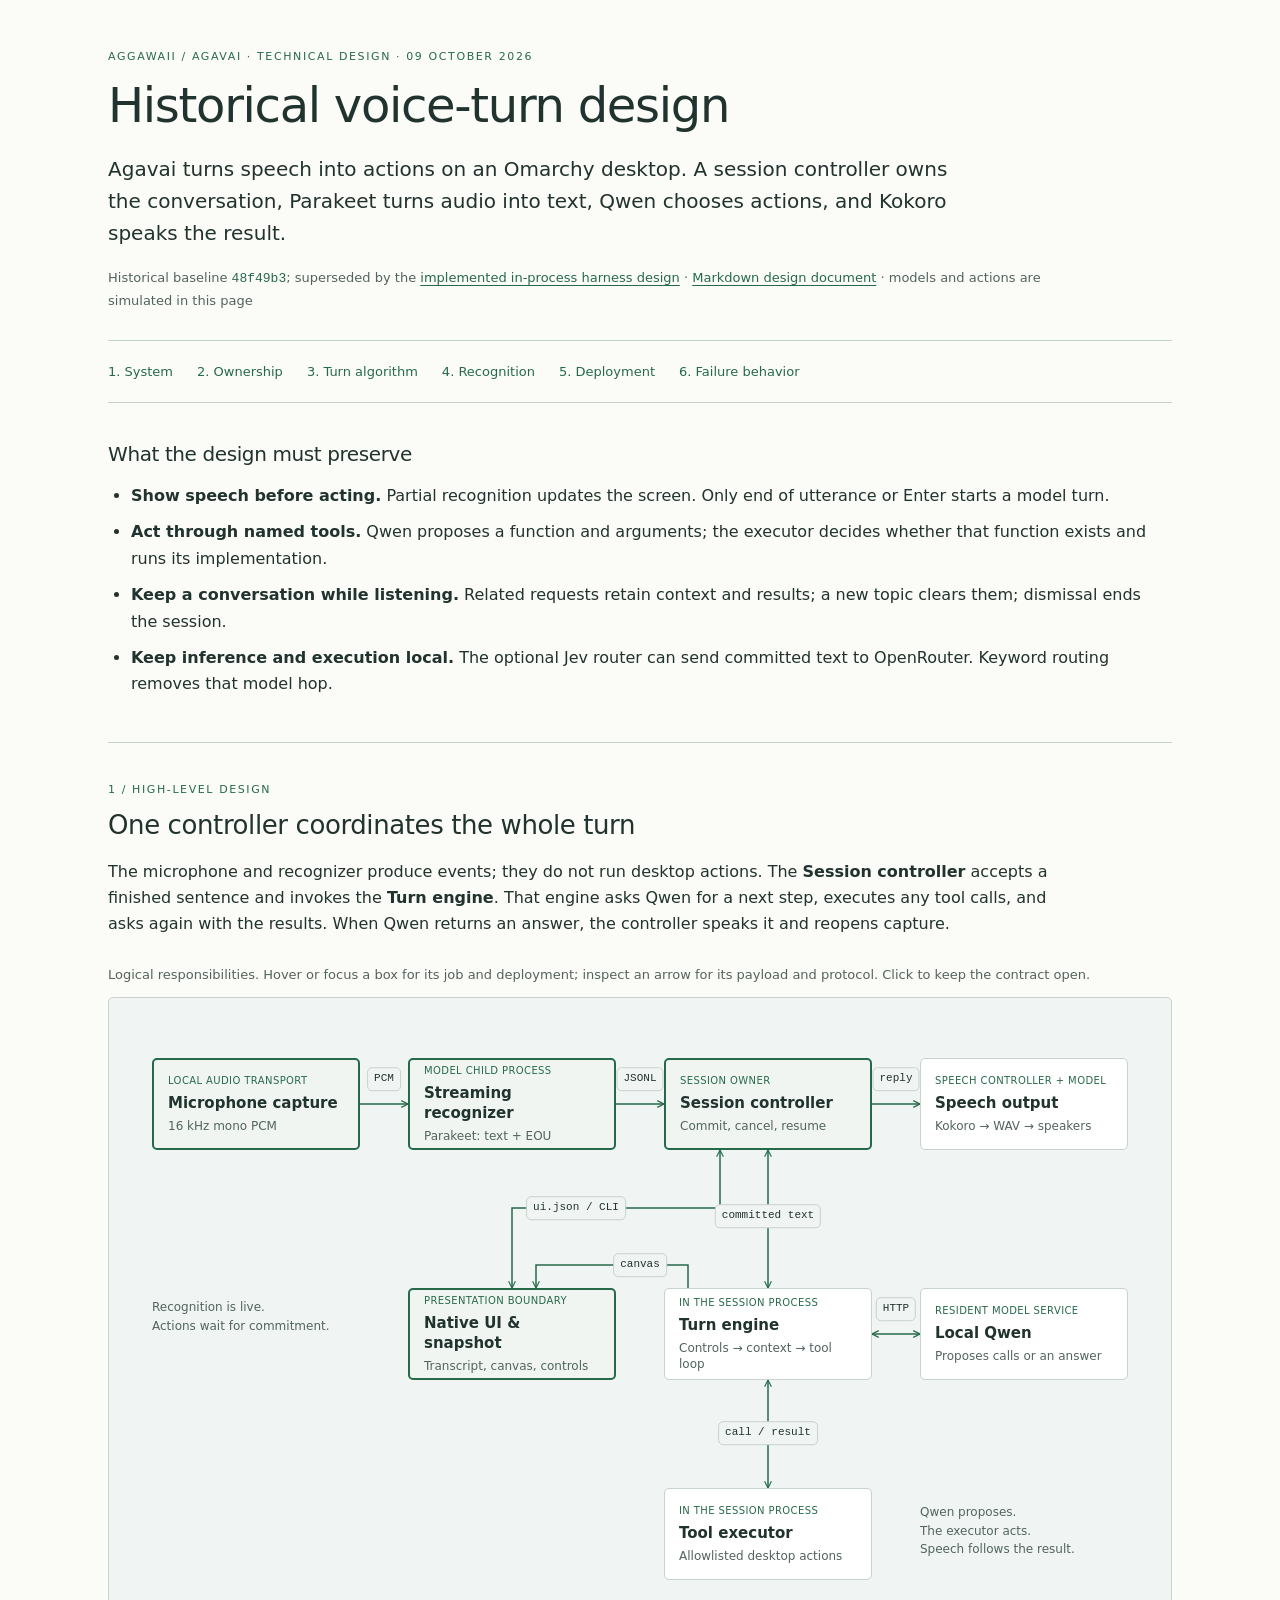
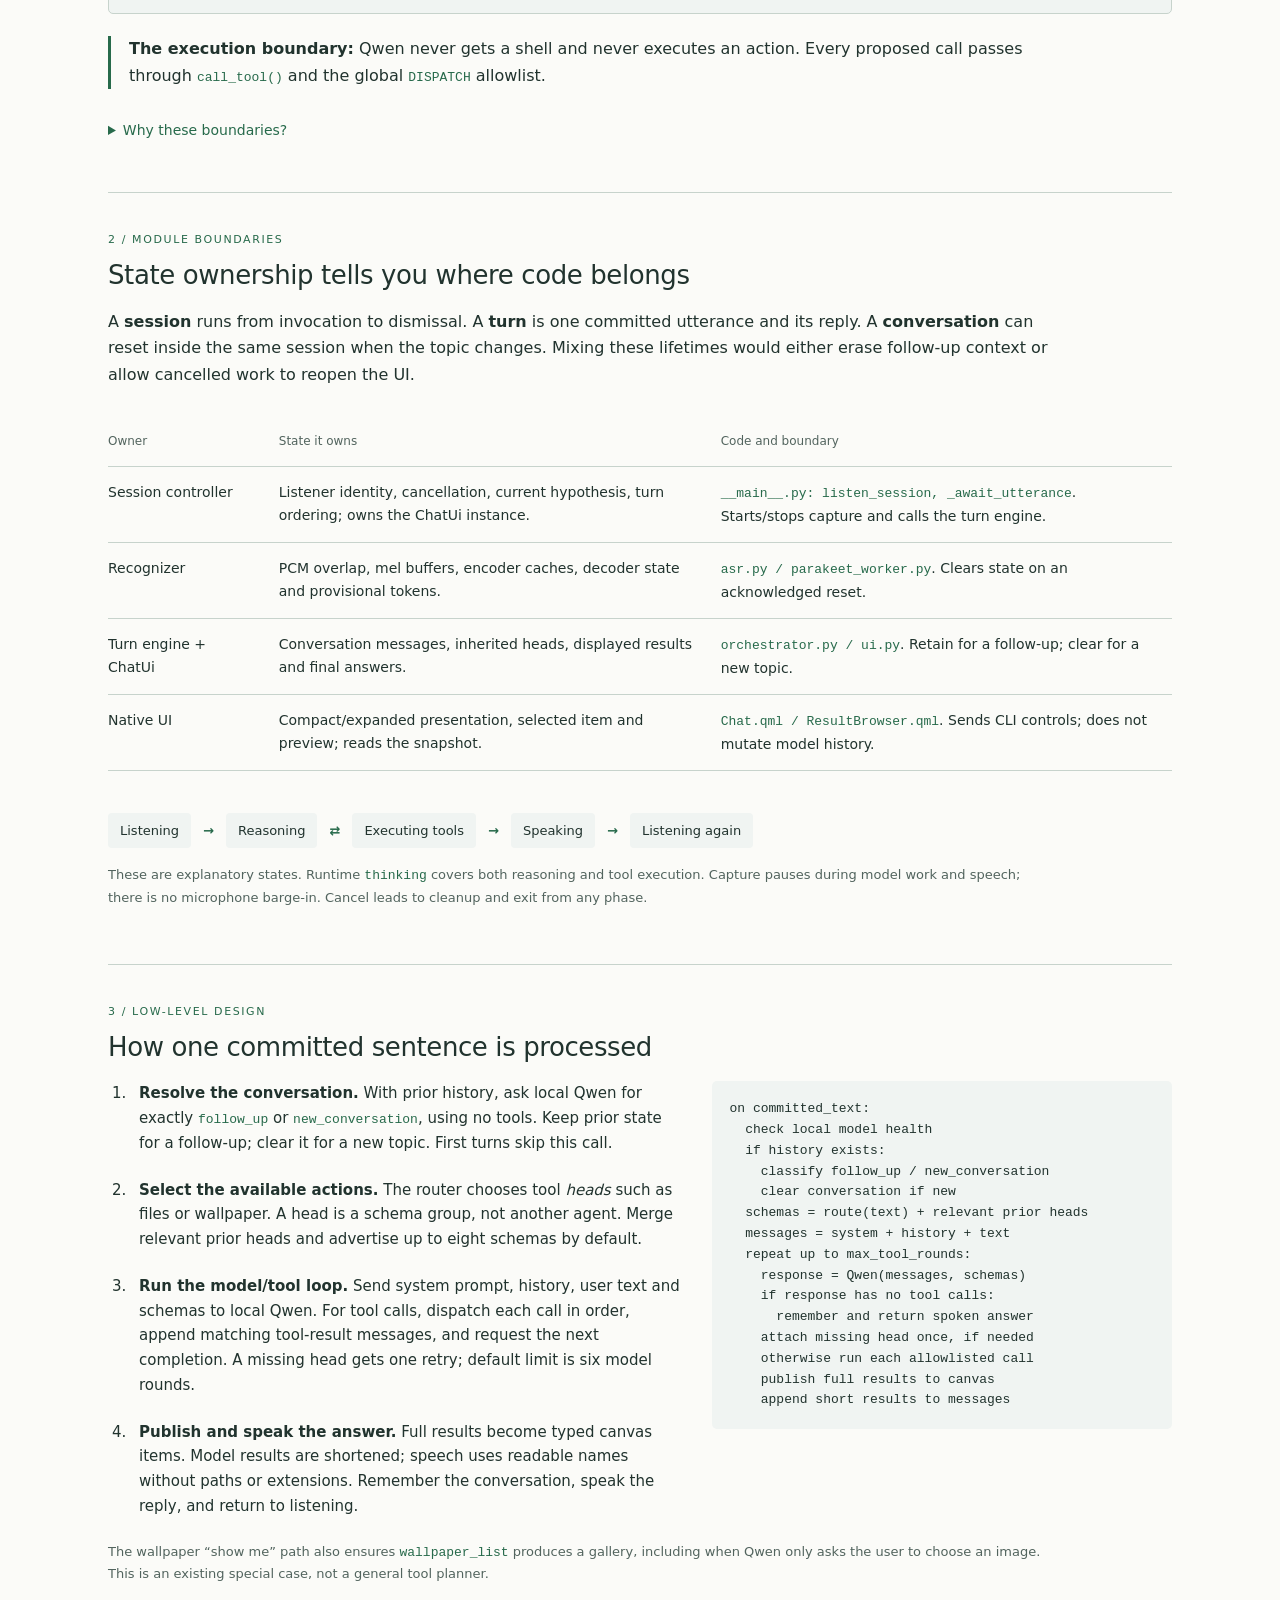
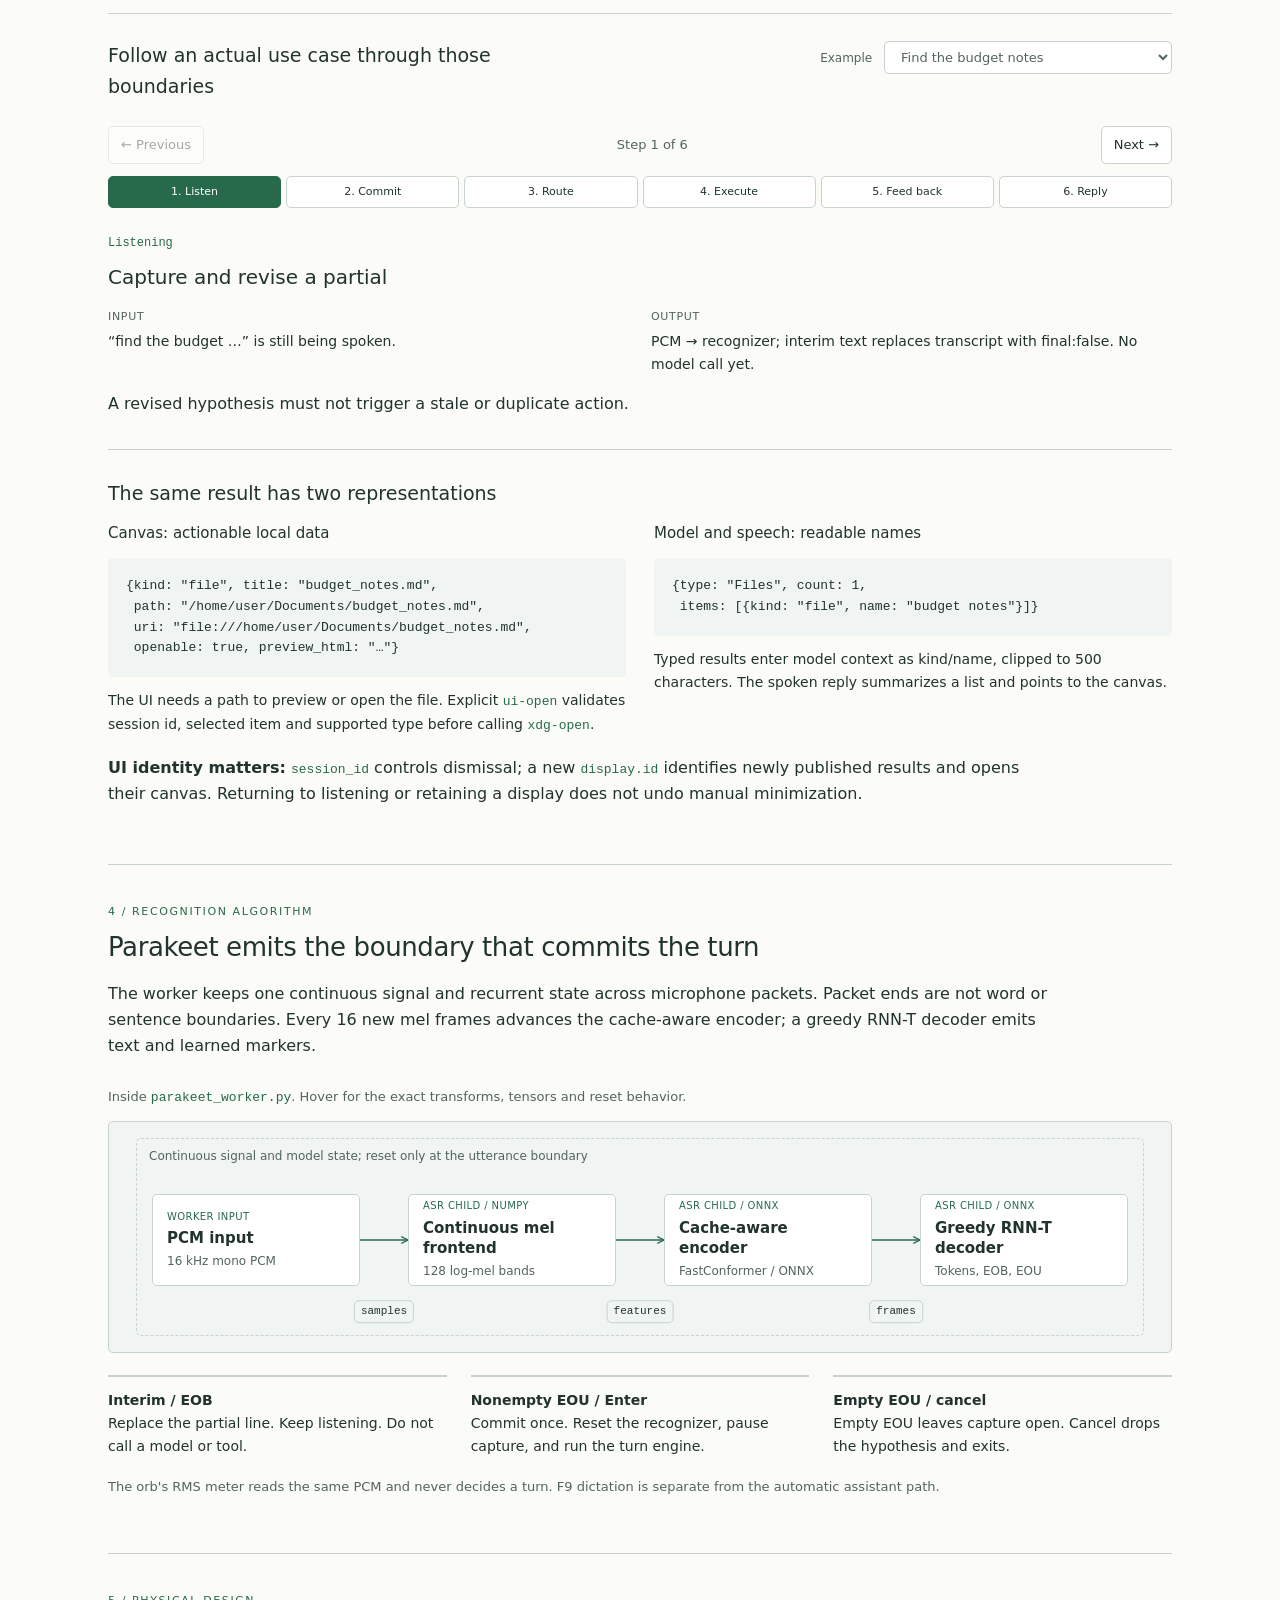
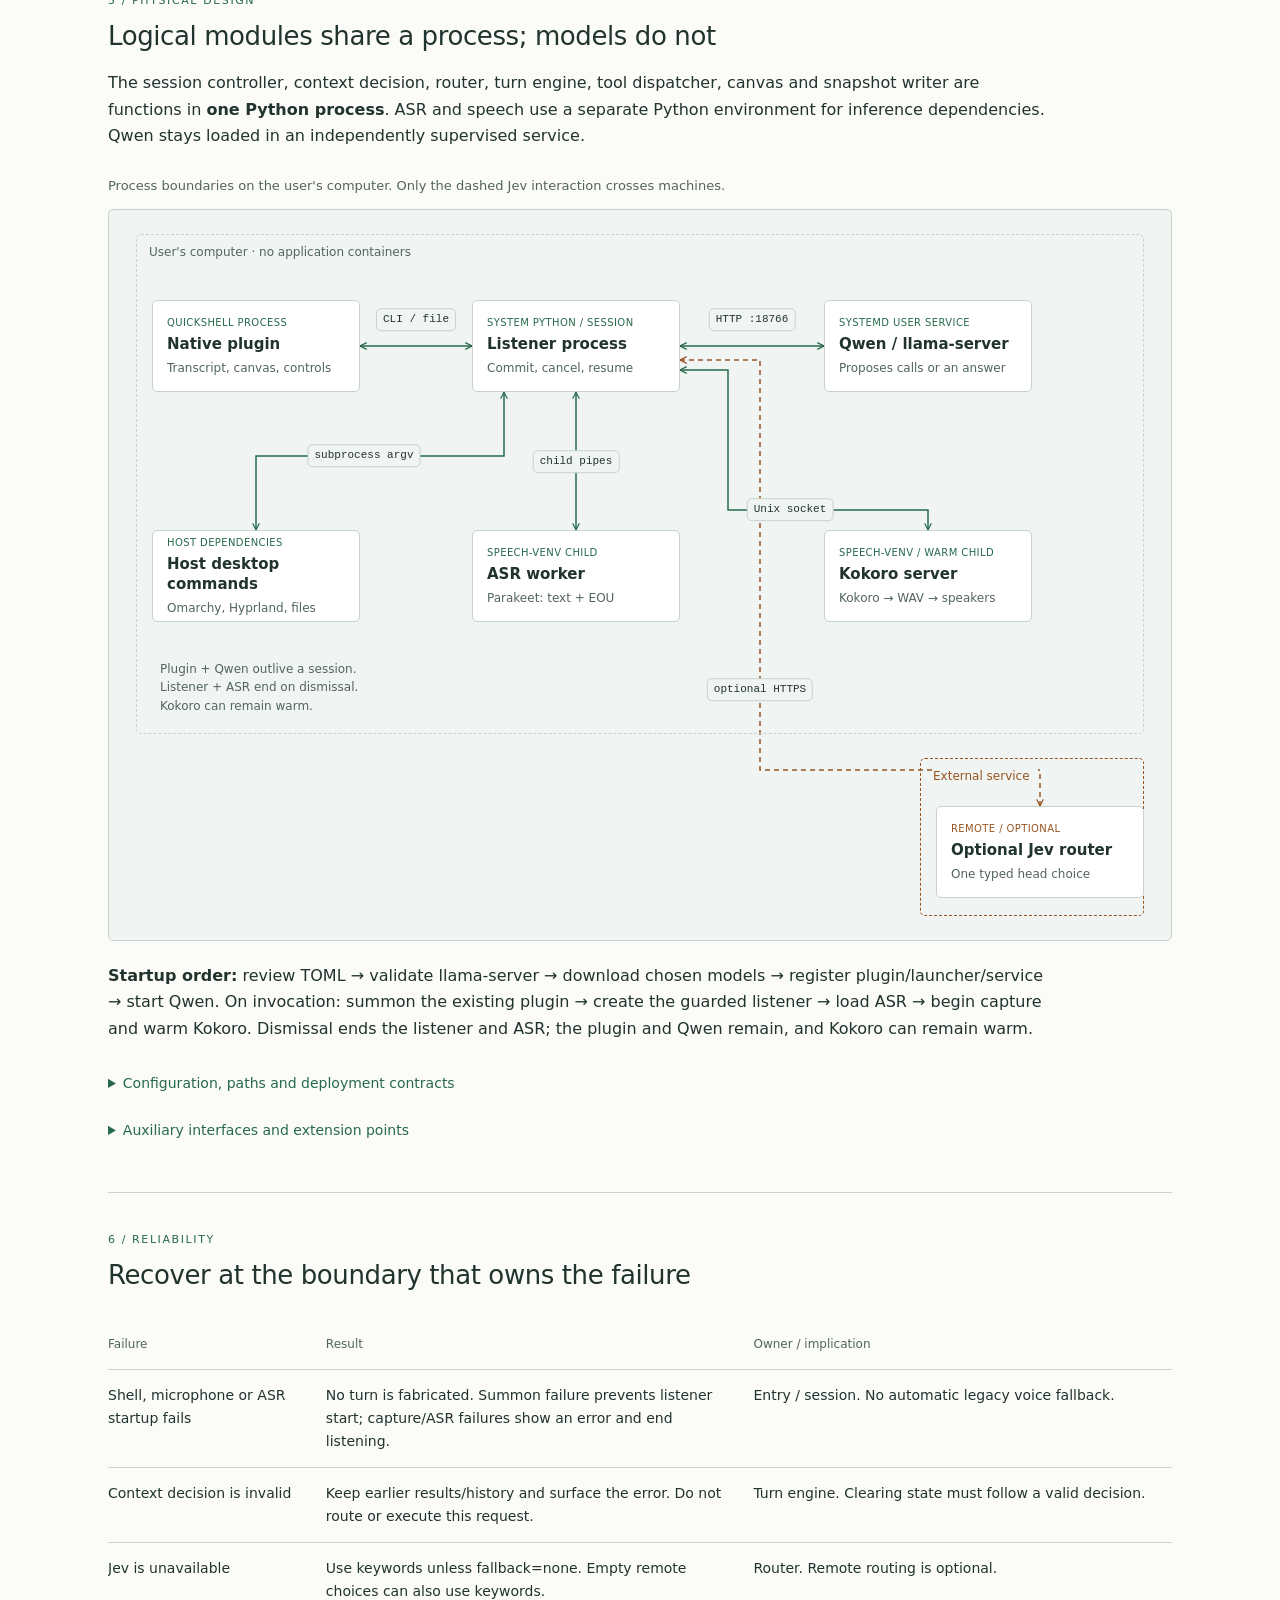
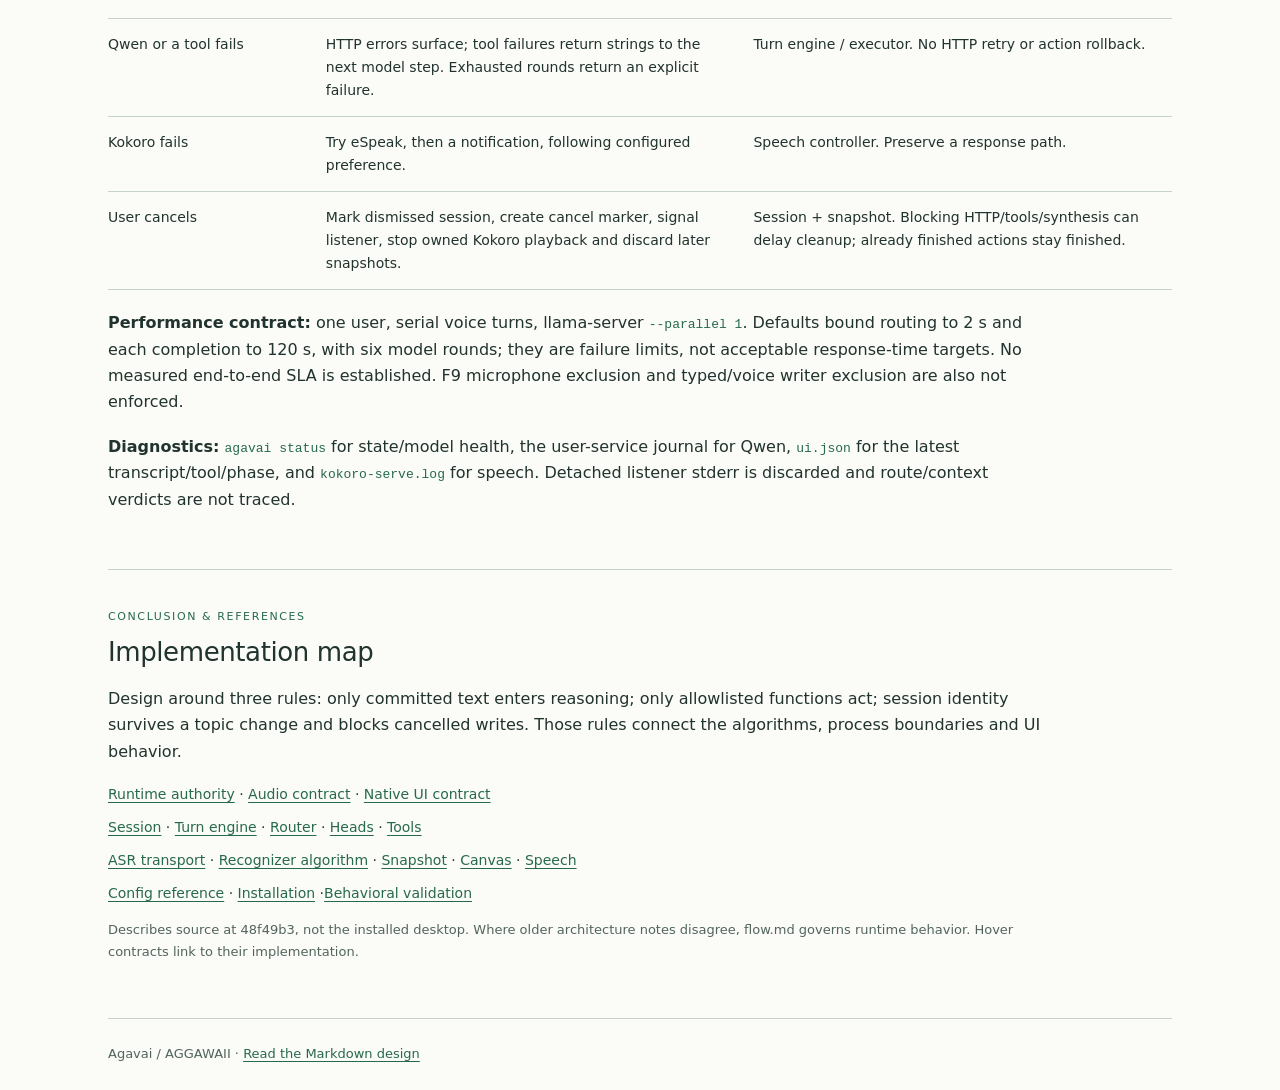
<file: docs/architecture-design/index.html>
<!doctype html>
<html lang="en">
<head>
  <meta charset="utf-8">
  <meta name="viewport" content="width=device-width, initial-scale=1">
  <meta name="color-scheme" content="light dark">
  <title>Agavai — architecture and implementation design</title>
  <link rel="stylesheet" href="architecture.css">
  <script src="architecture.js" defer></script>
</head>
<body>
  <a class="skip" href="#system">Skip to architecture</a>
  <header>
    <p class="eyebrow">AGGAWAII / Agavai · technical design · 09 October 2026</p>
    <h1>Historical voice-turn design</h1>
    <p class="lead">Agavai turns speech into actions on an Omarchy desktop. A session controller owns the conversation, Parakeet turns audio into text, Qwen chooses actions, and Kokoro speaks the result.</p>
    <p class="document-meta">Historical baseline <code>48f49b3</code>; superseded by the <a href="../voice-agent-harness.md">implemented in-process harness design</a> · <a href="design.md">Markdown design document</a> · models and actions are simulated in this page</p>
    <nav aria-label="Reading order"><a href="#system">1. System</a><a href="#ownership">2. Ownership</a><a href="#algorithm">3. Turn algorithm</a><a href="#recognition">4. Recognition</a><a href="#deployment">5. Deployment</a><a href="#failures">6. Failure behavior</a></nav>
  </header>
  <main>
    <section class="requirements">
      <h2>What the design must preserve</h2>
      <ul>
        <li><strong>Show speech before acting.</strong> Partial recognition updates the screen. Only end of utterance or Enter starts a model turn.</li>
        <li><strong>Act through named tools.</strong> Qwen proposes a function and arguments; the executor decides whether that function exists and runs its implementation.</li>
        <li><strong>Keep a conversation while listening.</strong> Related requests retain context and results; a new topic clears them; dismissal ends the session.</li>
        <li><strong>Keep inference and execution local.</strong> The optional Jev router can send committed text to OpenRouter. Keyword routing removes that model hop.</li>
      </ul>
    </section>

    <section id="system">
      <p class="eyebrow">1 / High-level design</p>
      <h2>One controller coordinates the whole turn</h2>
      <p>The microphone and recognizer produce events; they do not run desktop actions. The <strong>Session controller</strong> accepts a finished sentence and invokes the <strong>Turn engine</strong>. That engine asks Qwen for a next step, executes any tool calls, and asks again with the results. When Qwen returns an answer, the controller speaks it and reopens capture.</p>
      <figure id="system-figure" class="interactive-figure">
        <figcaption>Logical responsibilities. Hover or focus a box for its job and deployment; inspect an arrow for its payload and protocol. Click to keep the contract open.</figcaption>
        <div class="diagram-scroll"><div class="diagram" data-diagram="system"></div></div>
        <div class="contract" hidden></div>
      </figure>
      <p class="invariant"><strong>The execution boundary:</strong> Qwen never gets a shell and never executes an action. Every proposed call passes through <code>call_tool()</code> and the global <code>DISPATCH</code> allowlist.</p>
      <details><summary>Why these boundaries?</summary><div class="table-scroll"><table><thead><tr><th>Decision</th><th>Reason</th><th>Tradeoff</th></tr></thead><tbody>
        <tr><td>Separate ASR, Qwen and TTS</td><td>Each model has one job; the cascade fits the documented desktop budget.</td><td>Stages add latency. A single speech-and-tools model would remove handoffs, but the v2 evaluation did not find a fitting replacement.</td></tr>
        <tr><td>One process per listening session</td><td>Clear microphone/context ownership; dismissing ends that conversation.</td><td>ASR loads for each new session. A persistent agent would require broader lifecycle and microphone coordination.</td></tr>
        <tr><td>Direct tool functions; MCP is an adapter</td><td>The voice loop uses the existing allowlist without a second protocol hop.</td><td>Tools share caller trust. They are not isolated workers or transactions.</td></tr>
        <tr><td>Selected heads instead of every schema</td><td>Less tool-schema context for the small local model.</td><td>Routing can omit a needed tool; the engine supports one head-attachment retry.</td></tr>
        <tr><td>Latest UI snapshot</td><td>Atomic JSON replacement gives QML one complete current view.</td><td>No event replay; separate typed and voice processes can contend for the file.</td></tr>
      </tbody></table></div></details>
    </section>

    <section id="ownership">
      <p class="eyebrow">2 / Module boundaries</p>
      <h2>State ownership tells you where code belongs</h2>
      <p>A <strong>session</strong> runs from invocation to dismissal. A <strong>turn</strong> is one committed utterance and its reply. A <strong>conversation</strong> can reset inside the same session when the topic changes. Mixing these lifetimes would either erase follow-up context or allow cancelled work to reopen the UI.</p>
      <div class="table-scroll"><table><thead><tr><th>Owner</th><th>State it owns</th><th>Code and boundary</th></tr></thead><tbody>
        <tr><td>Session controller</td><td>Listener identity, cancellation, current hypothesis, turn ordering; owns the ChatUi instance.</td><td><code>__main__.py: listen_session, _await_utterance</code>. Starts/stops capture and calls the turn engine.</td></tr>
        <tr><td>Recognizer</td><td>PCM overlap, mel buffers, encoder caches, decoder state and provisional tokens.</td><td><code>asr.py / parakeet_worker.py</code>. Clears state on an acknowledged reset.</td></tr>
        <tr><td>Turn engine + ChatUi</td><td>Conversation messages, inherited heads, displayed results and final answers.</td><td><code>orchestrator.py / ui.py</code>. Retain for a follow-up; clear for a new topic.</td></tr>
        <tr><td>Native UI</td><td>Compact/expanded presentation, selected item and preview; reads the snapshot.</td><td><code>Chat.qml / ResultBrowser.qml</code>. Sends CLI controls; does not mutate model history.</td></tr>
      </tbody></table></div>
      <div class="state-line" aria-label="Session state transitions"><span>Listening</span><b aria-hidden="true">→</b><span>Reasoning</span><b aria-hidden="true">⇄</b><span>Executing tools</span><b aria-hidden="true">→</b><span>Speaking</span><b aria-hidden="true">→</b><span>Listening again</span></div>
      <p class="caption">These are explanatory states. Runtime <code>thinking</code> covers both reasoning and tool execution. Capture pauses during model work and speech; there is no microphone barge-in. Cancel leads to cleanup and exit from any phase.</p>
    </section>

    <section id="algorithm">
      <p class="eyebrow">3 / Low-level design</p>
      <h2>How one committed sentence is processed</h2>
      <div class="algorithm-layout"><ol class="algorithm-list">
        <li><strong>Resolve the conversation.</strong> With prior history, ask local Qwen for exactly <code>follow_up</code> or <code>new_conversation</code>, using no tools. Keep prior state for a follow-up; clear it for a new topic. First turns skip this call.</li>
        <li><strong>Select the available actions.</strong> The router chooses tool <em>heads</em> such as files or wallpaper. A head is a schema group, not another agent. Merge relevant prior heads and advertise up to eight schemas by default.</li>
        <li><strong>Run the model/tool loop.</strong> Send system prompt, history, user text and schemas to local Qwen. For tool calls, dispatch each call in order, append matching tool-result messages, and request the next completion. A missing head gets one retry; default limit is six model rounds.</li>
        <li><strong>Publish and speak the answer.</strong> Full results become typed canvas items. Model results are shortened; speech uses readable names without paths or extensions. Remember the conversation, speak the reply, and return to listening.</li>
      </ol><pre class="pseudocode"><code>on committed_text:
  check local model health
  if history exists:
    classify follow_up / new_conversation
    clear conversation if new
  schemas = route(text) + relevant prior heads
  messages = system + history + text
  repeat up to max_tool_rounds:
    response = Qwen(messages, schemas)
    if response has no tool calls:
      remember and return spoken answer
    attach missing head once, if needed
    otherwise run each allowlisted call
    publish full results to canvas
    append short results to messages</code></pre></div>
      <p class="caption">The wallpaper “show me” path also ensures <code>wallpaper_list</code> produces a gallery, including when Qwen only asks the user to choose an image. This is an existing special case, not a general tool planner.</p>
      <div class="walkthrough">
        <div class="walkthrough-heading"><h3>Follow an actual use case through those boundaries</h3><label for="scenario">Example <select id="scenario"><option value="search">Find the budget notes</option><option value="followup">Choose wallpaper, then change topic</option><option value="cancel">Cancel while speaking</option></select></label></div>
        <div class="walkthrough-controls"><button id="previous" type="button">← Previous</button><span id="step-count"></span><button id="next" type="button">Next →</button></div>
        <ol id="step-list" class="step-list"></ol>
        <div id="step-detail" aria-live="polite"></div>
      </div>
      <h3>The same result has two representations</h3>
      <div class="representation-grid"><article><h4>Canvas: actionable local data</h4><pre><code>{kind: "file", title: "budget_notes.md",
 path: "/home/user/Documents/budget_notes.md",
 uri: "file:///home/user/Documents/budget_notes.md",
 openable: true, preview_html: "…"}</code></pre><p>The UI needs a path to preview or open the file. Explicit <code>ui-open</code> validates session id, selected item and supported type before calling <code>xdg-open</code>.</p></article><article><h4>Model and speech: readable names</h4><pre><code>{type: "Files", count: 1,
 items: [{kind: "file", name: "budget notes"}]}</code></pre><p>Typed results enter model context as kind/name, clipped to 500 characters. The spoken reply summarizes a list and points to the canvas.</p></article></div>
      <p><strong>UI identity matters:</strong> <code>session_id</code> controls dismissal; a new <code>display.id</code> identifies newly published results and opens their canvas. Returning to listening or retaining a display does not undo manual minimization.</p>
    </section>

    <section id="recognition">
      <p class="eyebrow">4 / Recognition algorithm</p>
      <h2>Parakeet emits the boundary that commits the turn</h2>
      <p>The worker keeps one continuous signal and recurrent state across microphone packets. Packet ends are not word or sentence boundaries. Every 16 new mel frames advances the cache-aware encoder; a greedy RNN-T decoder emits text and learned markers.</p>
      <figure id="audio-figure" class="interactive-figure"><figcaption>Inside <code>parakeet_worker.py</code>. Hover for the exact transforms, tensors and reset behavior.</figcaption><div class="diagram-scroll"><div class="diagram" data-diagram="audio"></div></div><div class="contract" hidden></div></figure>
      <div class="marker-grid"><p><strong>Interim / EOB</strong><br>Replace the partial line. Keep listening. Do not call a model or tool.</p><p><strong>Nonempty EOU / Enter</strong><br>Commit once. Reset the recognizer, pause capture, and run the turn engine.</p><p><strong>Empty EOU / cancel</strong><br>Empty EOU leaves capture open. Cancel drops the hypothesis and exits.</p></div>
      <p class="caption">The orb's RMS meter reads the same PCM and never decides a turn. F9 dictation is separate from the automatic assistant path.</p>
    </section>

    <section id="deployment">
      <p class="eyebrow">5 / Physical design</p>
      <h2>Logical modules share a process; models do not</h2>
      <p>The session controller, context decision, router, turn engine, tool dispatcher, canvas and snapshot writer are functions in <strong>one Python process</strong>. ASR and speech use a separate Python environment for inference dependencies. Qwen stays loaded in an independently supervised service.</p>
      <figure id="deployment-figure" class="interactive-figure"><figcaption>Process boundaries on the user's computer. Only the dashed Jev interaction crosses machines.</figcaption><div class="diagram-scroll"><div class="diagram" data-diagram="deployment"></div></div><div class="contract" hidden></div></figure>
      <p><strong>Startup order:</strong> review TOML → validate llama-server → download chosen models → register plugin/launcher/service → start Qwen. On invocation: summon the existing plugin → create the guarded listener → load ASR → begin capture and warm Kokoro. Dismissal ends the listener and ASR; the plugin and Qwen remain, and Kokoro can remain warm.</p>
      <details><summary>Configuration, paths and deployment contracts</summary><div class="table-scroll"><table><thead><tr><th>Concern</th><th>Location / setting</th><th>Effect on code</th></tr></thead><tbody>
        <tr><td>Configuration</td><td><code>~/.config/agavai/config.toml</code>; <code>AGAVAI_CONFIG</code> overrides it.</td><td>New CLI processes load TOML through <code>load_config()</code>. Model path/binary also accept environment overrides.</td></tr>
        <tr><td>Local Qwen</td><td><code>[llm]</code>: model, host/port, timeout, token and round limits; per-model context and GPU layers.</td><td>Default :18766, CPU, Qwen3-4B Q4_K_M (~2.5 GB). Model changes require a service restart.</td></tr>
        <tr><td>ASR / speech</td><td><code>[asr]</code>, <code>[tts]</code>; weights/runtime under <code>~/.local/share/agavai/</code>.</td><td>ASR CPU by default, optional NVIDIA CUDA. Kokoro CPU. Model/device settings are independent.</td></tr>
        <tr><td>Routing / file search</td><td><code>[router]</code>, <code>[router.jev]</code>, <code>[files]</code>.</td><td>keyword avoids remote routing; roots constrain file search, not every possible filesystem read.</td></tr>
        <tr><td>Runtime / native plugin</td><td><code>$XDG_RUNTIME_DIR/agavai/</code>; <code>~/.config/omarchy/plugins/janar.agavai/</code>.</td><td>PID/lock/cancel and snapshot are transient files. CLI launchers symlink to a permanent source/bundle directory.</td></tr>
      </tbody></table></div></details>
      <details><summary>Auxiliary interfaces and extension points</summary><p><code>agavai ask</code> starts a blank, one-shot turn with no microphone and blocking speech. It shares the snapshot path with listening; those writers are not coordinated.</p><p><code>agavai mcp</code> is a separate stdio JSON-RPC 2.0 adapter: initialize, tools/list, tools/call. It exposes the same 35-tool global registry and calls the same dispatcher. The built-in voice loop bypasses MCP. The A2A card is local discovery metadata, not an agent RPC service.</p><p>To add a desktop capability, add its named function, schema and <code>DISPATCH</code> entry in <code>tools.py</code>, associate it with a head in <code>heads.py</code>, and add a canvas normalization only if it produces a new result type. Keep timing policy in the session and recognition state in the worker. Changing a model/provider belongs in configuration and the model runner.</p><p>Mail, calendar, persistent memory, external MCP tool consumption and pixel-based computer use are not implemented by this runtime. <a href="../eval.md">The proposed evaluation design</a> includes those future capabilities; it is not the current component architecture.</p></details>
    </section>

    <section id="failures">
      <p class="eyebrow">6 / Reliability</p>
      <h2>Recover at the boundary that owns the failure</h2>
      <div class="table-scroll"><table><thead><tr><th>Failure</th><th>Result</th><th>Owner / implication</th></tr></thead><tbody>
        <tr><td>Shell, microphone or ASR startup fails</td><td>No turn is fabricated. Summon failure prevents listener start; capture/ASR failures show an error and end listening.</td><td>Entry / session. No automatic legacy voice fallback.</td></tr>
        <tr><td>Context decision is invalid</td><td>Keep earlier results/history and surface the error. Do not route or execute this request.</td><td>Turn engine. Clearing state must follow a valid decision.</td></tr>
        <tr><td>Jev is unavailable</td><td>Use keywords unless fallback=none. Empty remote choices can also use keywords.</td><td>Router. Remote routing is optional.</td></tr>
        <tr><td>Qwen or a tool fails</td><td>HTTP errors surface; tool failures return strings to the next model step. Exhausted rounds return an explicit failure.</td><td>Turn engine / executor. No HTTP retry or action rollback.</td></tr>
        <tr><td>Kokoro fails</td><td>Try eSpeak, then a notification, following configured preference.</td><td>Speech controller. Preserve a response path.</td></tr>
        <tr><td>User cancels</td><td>Mark dismissed session, create cancel marker, signal listener, stop owned Kokoro playback and discard later snapshots.</td><td>Session + snapshot. Blocking HTTP/tools/synthesis can delay cleanup; already finished actions stay finished.</td></tr>
      </tbody></table></div>
      <p><strong>Performance contract:</strong> one user, serial voice turns, llama-server <code>--parallel 1</code>. Defaults bound routing to 2 s and each completion to 120 s, with six model rounds; they are failure limits, not acceptable response-time targets. No measured end-to-end SLA is established. F9 microphone exclusion and typed/voice writer exclusion are also not enforced.</p>
      <p><strong>Diagnostics:</strong> <code>agavai status</code> for state/model health, the user-service journal for Qwen, <code>ui.json</code> for the latest transcript/tool/phase, and <code>kokoro-serve.log</code> for speech. Detached listener stderr is discarded and route/context verdicts are not traced.</p>
    </section>

    <section id="references">
      <p class="eyebrow">Conclusion & references</p><h2>Implementation map</h2>
      <p>Design around three rules: only committed text enters reasoning; only allowlisted functions act; session identity survives a topic change and blocks cancelled writes. Those rules connect the algorithms, process boundaries and UI behavior.</p>
      <ul class="source-list"><li><a href="../flow.md">Runtime authority</a> · <a href="../audio.md">Audio contract</a> · <a href="../ui-design.md">Native UI contract</a></li><li><a href="../../src/agavai/__main__.py">Session</a> · <a href="../../src/agavai/orchestrator.py">Turn engine</a> · <a href="../../src/agavai/router.py">Router</a> · <a href="../../src/agavai/heads.py">Heads</a> · <a href="../../src/agavai/tools.py">Tools</a></li><li><a href="../../src/agavai/asr.py">ASR transport</a> · <a href="../../src/agavai/parakeet_worker.py">Recognizer algorithm</a> · <a href="../../src/agavai/ui.py">Snapshot</a> · <a href="../../src/agavai/canvas.py">Canvas</a> · <a href="../../src/agavai/tts.py">Speech</a></li><li><a href="../../share/config.example.toml">Config reference</a> · <a href="../install-bundle.md">Installation</a> ·<a href="../../tests/README.md">Behavioral validation</a></li></ul>
      <p class="caption">Describes source at 48f49b3, not the installed desktop. Where older architecture notes disagree, flow.md governs runtime behavior. Hover contracts link to their implementation.</p>
    </section>
  </main>
  <footer>Agavai / AGGAWAII · <a href="design.md">Read the Markdown design</a></footer>
  <div id="tooltip" role="tooltip" hidden></div>
  <p id="selection-status" class="sr-only" aria-live="polite"></p>
  <noscript><p>Interactive details require JavaScript. <a href="design.md">The Markdown document</a> contains the complete design.</p></noscript>
</body>
</html>
</file>
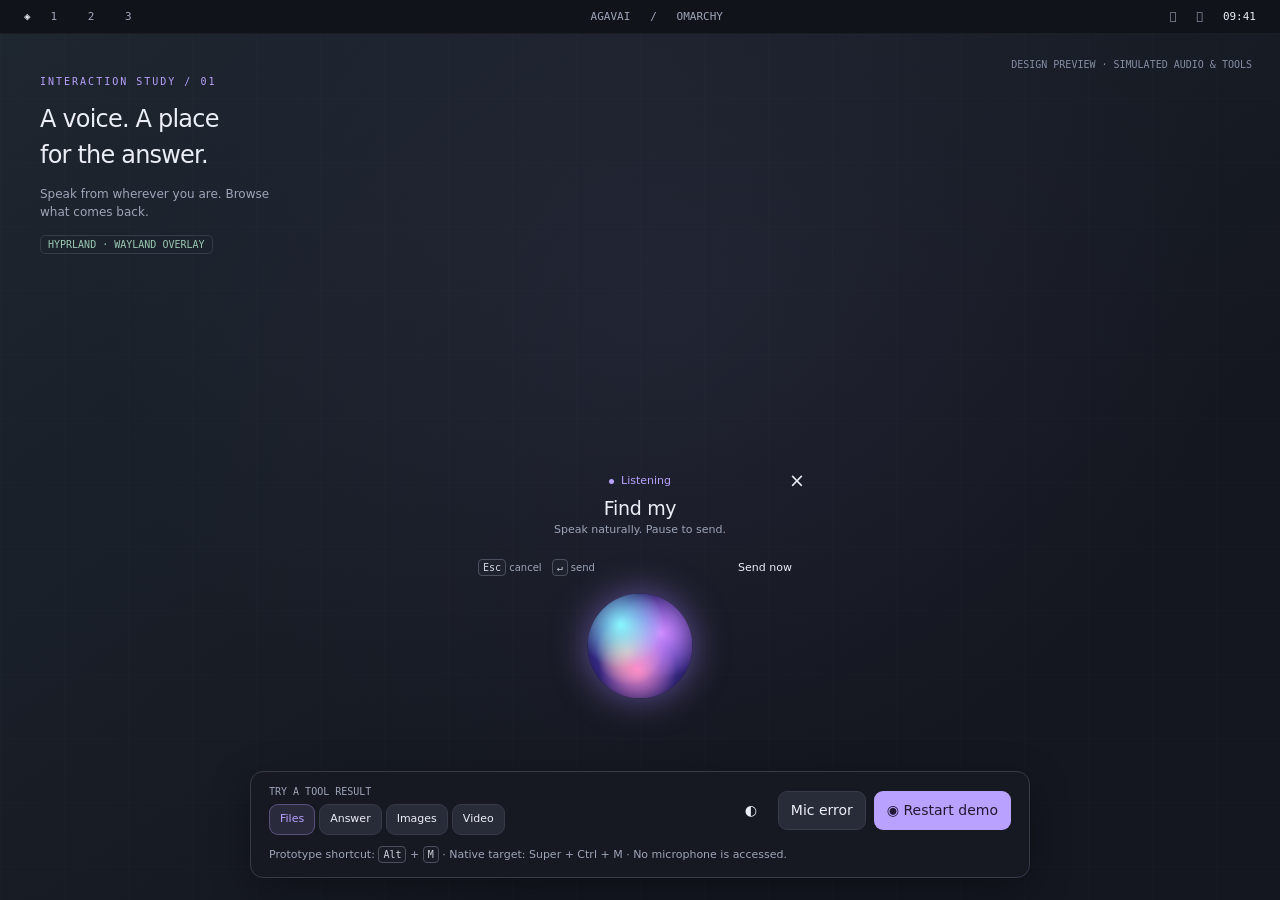
<file: docs/ui-prototype/index.html>
<!doctype html>
<html lang="en">
<head>
<meta charset="utf-8"><meta name="viewport" content="width=device-width, initial-scale=1">
<title>Agavai · Voice and results design</title>
<style>
[hidden]{display:none!important}
:root{color-scheme:dark;--bg:#161821;--surface:#20232e;--line:#363a49;--text:#eceef6;--muted:#9da5b8;--accent:#b9a1ff;--green:#9bc8b0;--level:0;font:14px/1.5 system-ui,sans-serif}
*{box-sizing:border-box}body{margin:0;background:var(--bg);color:var(--text)}button,input{font:inherit}button{cursor:pointer;color:inherit}button:focus-visible,input:focus-visible,[tabindex]:focus-visible{outline:2px solid var(--accent);outline-offset:4px}button{border:1px solid var(--line);border-radius:9px;background:#282c38;padding:8px 12px}button:hover{background:#353948}button.primary{background:var(--accent);color:#211933;border-color:transparent}button.quiet{background:transparent;border-color:transparent}button:disabled{opacity:.4;cursor:default}.bar{height:34px;padding:0 24px;display:flex;align-items:center;justify-content:space-between;background:#11131bdd;border-bottom:1px solid #ffffff0a;font:11px monospace;color:var(--muted)}.bar b{color:var(--text);font-weight:500}.workspaces{letter-spacing:12px}.desktop{min-height:calc(100vh - 34px);position:relative;overflow:hidden;background:radial-gradient(ellipse at 52% 30%,#34334a55,transparent 60%),linear-gradient(145deg,#1e2630,#141720 70%)}.grid{position:absolute;inset:0;pointer-events:none;background-image:linear-gradient(#ffffff02 1px,transparent 1px),linear-gradient(90deg,#ffffff02 1px,transparent 1px);background-size:64px 64px}.design-note{position:absolute;left:40px;top:42px;max-width:245px}.eyebrow{font:10px monospace;letter-spacing:2px;color:var(--accent);text-transform:uppercase}.design-note h1{font-size:24px;font-weight:500;letter-spacing:-.8px;margin:14px 0 8px}.design-note p{color:var(--muted);font-size:12px}.design-note .badge{display:inline-block;border:1px solid var(--line);border-radius:5px;padding:3px 7px;font:10px monospace;color:var(--green)}.widget{position:absolute;left:50%;bottom:200px;transform:translateX(-50%);margin:0;width:min(480px,calc(100% - 32px));border:0;background:transparent;border-radius:32px;box-shadow:none;overflow:visible;display:flex;flex-direction:column;align-items:stretch}.widget:not(.compact){width:min(680px,calc(100% - 32px));background:#161821d4;box-shadow:0 24px 80px #0006}.widget.compact{width:min(360px,calc(100% - 32px));background:transparent;border:0;box-shadow:none}.widget.hidden{display:none}.voice-head{display:contents}.voice-copy{order:1}.tool-line{order:2}.results{order:3}.footer{order:4}.mic-shell{order:5;align-self:center}.mic-shell{position:relative;display:grid;place-items:center;width:108px;height:108px;flex-shrink:0}.mic-ring{display:none}.mic{display:grid;place-items:center;width:84px;height:84px;border-radius:50%;background:radial-gradient(circle at 32% 30%,#8af7ff,transparent 42%),radial-gradient(circle at 70% 38%,#d28bff,transparent 46%),radial-gradient(circle at 48% 72%,#ff8ec8,transparent 42%),radial-gradient(circle at 40% 55%,#ffe08a,transparent 40%),radial-gradient(circle at 50% 50%,#5b4dff,#1a1030);box-shadow:0 0 28px #a17dff88;transform:scale(calc(1 + var(--level)*.35));transition:transform 100ms linear}.mic svg{opacity:0}.mic svg{width:25px;height:25px}.voice-copy{width:100%;display:flex;flex-direction:column;align-items:center;text-align:center;padding:18px 22px 4px}.status{font-size:11px;color:var(--accent);display:flex;align-items:center;gap:7px}.status-dot{width:5px;height:5px;border-radius:50%;background:currentColor}.transcript{font-size:19px;line-height:1.4;letter-spacing:-.3px;margin-top:6px;overflow-wrap:anywhere}.transcript.placeholder{color:var(--muted)}.wave{display:none}.wave i{width:3px;height:calc(3px + var(--level)*var(--height));border-radius:2px;background:var(--accent);opacity:.65;transition:height 100ms linear}.subtle{color:var(--muted);font-size:11px}.close{position:absolute;top:8px;right:8px;padding:2px 6px;font-size:19px}.tool-line{padding:9px 24px;border-top:1px solid var(--line);display:flex;align-items:center;gap:8px;font:11px monospace;color:var(--muted)}.tool-line .dot{width:6px;height:6px;background:var(--green);border-radius:50%}.tool-line span:last-child{margin-left:auto;font-size:10px}.results{border-top:1px solid var(--line)}.results-title{display:flex;align-items:center;justify-content:space-between;padding:13px 20px;font-size:12px}.results-title span{color:var(--muted);font:10px monospace}.result-body{display:grid;grid-template-columns:245px 1fr;min-height:290px;max-height:430px}.list{border-right:1px solid var(--line);padding:4px 8px 12px;overflow:auto}.result-row{width:100%;display:flex;text-align:left;gap:10px;padding:12px 9px;border:1px solid transparent;background:none;border-radius:8px;align-items:center}.result-row.selected{background:#b9a1ff14;border-color:#b9a1ff35}.file-icon{font:11px monospace;display:grid;place-items:center;border:1px solid #ffffff20;border-radius:6px;width:32px;height:37px;flex-shrink:0;color:var(--accent)}.file-name{display:block;font-size:12px}.file-meta{display:block;font-size:10px;color:var(--muted);margin-top:3px;overflow-wrap:anywhere}.preview{padding:20px;overflow:auto}.preview h2{font-size:17px;font-weight:500;margin:0 0 8px}.preview h3{font-size:13px}.preview p,.preview li{font-size:12px;line-height:1.7;color:#c6cbda}.preview .document{padding:17px;border:1px solid var(--line);background:#262a35;border-radius:8px;min-height:164px}.preview a{color:var(--accent)}.preview pre{white-space:pre-wrap;font-size:11px;padding:12px;background:#11131b;border-radius:6px}.preview img,.preview video,.preview svg{width:100%;border-radius:9px;display:block}.image-caption{margin-top:12px;color:var(--muted);font-size:11px}.answer-body{padding:2px 24px 22px;max-height:400px;overflow:auto}.answer-body h2{font-size:19px}.answer-body p,.answer-body li{color:#c6cbda;line-height:1.75}.widget.compact .footer,.widget.compact .tool-line{border-color:transparent}.footer{border-top:1px solid var(--line);display:flex;align-items:center;justify-content:space-between;padding:10px 18px;gap:8px}.keys{display:flex;gap:10px;font-size:10px;color:var(--muted)}kbd{font:10px monospace;padding:2px 4px;border:1px solid #4b5060;border-radius:4px;color:#d0d5e2;background:#ffffff05}.footer button{font-size:11px;padding:5px 9px}.dock{position:fixed;bottom:22px;left:50%;transform:translateX(-50%);width:min(780px,calc(100% - 28px));padding:14px 18px;background:#171a23f5;border:1px solid var(--line);border-radius:13px;box-shadow:0 12px 40px #0005;display:flex;align-items:center;justify-content:space-between;gap:12px;flex-wrap:wrap}.dock-label{font:10px monospace;color:var(--muted);margin-bottom:7px}.scenarios{display:flex;gap:4px}.scenarios button{font-size:11px;padding:6px 10px}.scenarios button.active{background:#b9a1ff20;color:var(--accent);border-color:#b9a1ff55}.actions{display:flex;gap:8px}.simulation{position:absolute;right:28px;top:25px;color:#858da3;font:10px monospace}.toast{position:fixed;bottom:120px;left:50%;transform:translateX(-50%);background:#303645;border:1px solid var(--line);padding:10px 16px;border-radius:9px;font-size:12px;z-index:5}.empty{padding:28px;color:var(--muted);text-align:center}.thinking .mic{animation:breathe 1.2s ease-in-out infinite}.error .status{color:#f0aaa7}.theme-light{--bg:#dde1e8;--surface:#f3f4f8;--text:#222735;--muted:#647085;--accent:#7251b2;--line:#bcc3d0}.theme-light .desktop{background:linear-gradient(145deg,#e3e6ed,#c5ccd8)}.theme-light .widget:not(.compact){background:#f4f6fbe0}.theme-light .document{background:#e8ebf2}.theme-light .preview p,.theme-light .preview li,.theme-light .answer-body p,.theme-light .answer-body li{color:#455166}.theme-light .dock{background:#e8ebf2f5}.theme-light button{background:#dde2ec}.theme-light button.primary{background:var(--accent);color:white}.theme-light .result-row{background:transparent}@keyframes breathe{50%{opacity:.5}}@media(prefers-reduced-motion:reduce){*,*::before,*::after{animation:none!important;transition:none!important}}@media(max-width:1150px){.design-note{position:relative;top:auto;left:auto;margin:22px auto 0;max-width:680px;padding:0 24px}.design-note h1{font-size:18px;margin:5px 0}.design-note p,.design-note .badge{display:none}.widget{bottom:170px}.simulation{top:18px;right:16px}}@media(max-width:600px){.result-body{grid-template-columns:1fr;max-height:480px}.list{border-right:0;border-bottom:1px solid var(--line);max-height:160px}.preview{max-height:280px}.voice-head{padding:18px;gap:12px}.transcript{font-size:17px}.dock{bottom:10px}.keys{gap:5px}.simulation{display:none}.voice-head .close{font-size:16px}}
</style>
</head>
<body>
<div class="bar"><span><b>◈</b> &nbsp; <span class="workspaces">1 2 3</span></span><span>AGAVAI &nbsp; / &nbsp; OMARCHY</span><span>󰕾 &nbsp; 󰖩 &nbsp; <b>09:41</b></span></div>
<main class="desktop"><div class="grid"></div>
<aside class="design-note"><div class="eyebrow">Interaction study / 01</div><h1>A voice. A place<br>for the answer.</h1><p>Speak from wherever you are. Browse what comes back.</p><span class="badge">HYPRLAND · WAYLAND OVERLAY</span></aside>
<div class="simulation">DESIGN PREVIEW · SIMULATED AUDIO & TOOLS</div>
<section class="widget compact hidden" id="widget" aria-label="Agavai voice assistant">
  <div class="voice-head"><div class="mic-shell"><div class="mic-ring outer"></div><div class="mic-ring"></div><div class="mic"><svg viewBox="0 0 24 24" fill="none" stroke="currentColor" stroke-width="1.6" aria-hidden="true"><rect x="9" y="2" width="6" height="12" rx="3"/><path d="M5 10v2a7 7 0 0 0 14 0v-2M12 19v3m-4 0h8"/></svg></div></div><div class="voice-copy"><div class="status"><span class="status-dot"></span><span id="phase">Listening</span></div><div class="transcript placeholder" id="transcript">What can I help you find?</div><div class="wave" id="wave" aria-hidden="true"></div><div class="subtle" id="hint">Speak naturally. Pause to send.</div></div><button class="quiet close" id="close" aria-label="Dismiss assistant">×</button></div>
  <div class="tool-line" id="tool" hidden><div class="dot"></div><span id="tool-name"></span><span id="tool-status"></span></div>
  <div class="results" id="results" hidden><div class="results-title"><b id="result-title">Results</b><span id="result-count"></span></div><div id="result-content"></div></div>
  <div class="footer"><div class="keys" id="keys"><span><kbd>Esc</kbd> cancel</span><span><kbd>↵</kbd> send</span></div><div><button class="quiet" id="pin" hidden aria-pressed="false">Keep open</button><button class="quiet" id="send">Send now</button><button class="quiet" id="again" hidden>Ask again</button></div></div>
</section>
<div class="dock"><div><div class="dock-label">TRY A TOOL RESULT</div><div class="scenarios" role="group" aria-label="Result examples"><button data-kind="files" class="active">Files</button><button data-kind="answer">Answer</button><button data-kind="images">Images</button><button data-kind="video">Video</button></div></div><div class="actions"><button class="quiet" id="theme" aria-label="Toggle light theme">◐</button><button id="fail">Mic error</button><button class="primary" id="start">◉ Start demo</button></div><div class="subtle" style="width:100%">Prototype shortcut: <kbd>Alt</kbd> + <kbd>M</kbd> · Native target: Super + Ctrl + M · No microphone is accessed.</div></div>
<div class="toast" id="toast" role="status" hidden></div>
</main>
<script src="model.js"></script>
<script>
const $ = id => document.getElementById(id);
let state = AgavaiDesign.initial(), kind = 'files', generation = 0, meter, mediaUrl;
const fixtures = {
 files: {query:'Find my notes about the voice assistant',tool:'search_files',title:'Files',items:[{kind:'file',title:'Voice assistant.md',subtitle:'Documents / Notes · 4 KB',extension:'MD',body:'# Voice assistant\n\nA quiet assistant that lives with the desktop.\n\n## Interaction notes\n- Shortcut starts listening immediately\n- The microphone responds to your voice\n- Results stay available while you browse\n\n**Next:** connect live transcription.'},{kind:'file',title:'Agavai interface.pdf',subtitle:'Documents / Design · 218 KB',extension:'PDF',body:'# Agavai interface\n\nDesign exploration for the Omarchy desktop.\n\nThis is a placeholder preview. The native app would render an actual PDF thumbnail.'},{kind:'file',title:'Meeting notes.md',subtitle:'Projects / oma-voice · 2 KB',extension:'MD',body:'# Meeting notes\n\nKeep speech and browsing in one surface.\n\n**Decision:** use the desktop theme colors.'}]},
 answer: {query:'How should this fit into my Omarchy desktop?',tool:'desktop_help',title:'Answer',items:[{kind:'markdown',title:'At home on your desktop',body:'# At home on your desktop\n\nAgavai opens as a **borderless orb** at the bottom of your active monitor. Your workspace stays where it is.\n\n- Press **Super + Ctrl + M** to listen\n- Watch your words appear above the orb\n- Browse results with **↑ / ↓**, preview with selection\n- Press **Esc** to cancel or dismiss\n\nThe orb is the voice presence. Results use the desktop type and stay on this surface. Speech stays brief; the screen carries the detail.'}]},
 images: {query:'Show me some quiet mountain wallpapers',tool:'wallpaper_list',title:'Wallpapers',items:[{kind:'image',title:'Evening ridge',subtitle:'Pictures / Wallpapers · 2560 × 1440',extension:'IMG',scene:0},{kind:'image',title:'Morning mist',subtitle:'Pictures / Wallpapers · 2560 × 1440',extension:'IMG',scene:1},{kind:'image',title:'Alpine dusk',subtitle:'Pictures / Wallpapers · 2560 × 1440',extension:'IMG',scene:2}]},
 video: {query:'Find the screen recording of the assistant',tool:'search_files',title:'Videos',items:[{kind:'video',title:'Assistant walkthrough.webm',subtitle:'Videos / Recordings · Local video preview',extension:'VID'}]}
};
function escapeText(s){return String(s).replace(/[&<>"']/g,c=>({'&':'&amp;','<':'&lt;','>':'&gt;','"':'&quot;',"'":'&#39;'}[c]));}
function markdown(s){return escapeText(s).split('\n').map(line=>line.startsWith('### ')?'<h3>'+line.slice(4)+'</h3>':line.startsWith('## ')?'<h3>'+line.slice(3)+'</h3>':line.startsWith('# ')?'<h2>'+line.slice(2)+'</h2>':line.startsWith('- ')?'<p>• '+line.slice(2)+'</p>':line?'<p>'+line+'</p>':'').join('').replace(/\*\*(.+?)\*\*/g,'<strong>$1</strong>');}
function landscape(n){const palettes=[['#323851','#cfa4ab','#171f32','#39405c'],['#596e7e','#e8d3b7','#334859','#70828c'],['#3f3357','#dbab86','#26283b','#5b4261']];const p=palettes[n];return `<svg role="img" aria-label="${escapeText(fixtures.images.items[n].title)} illustrated wallpaper sample" viewBox="0 0 480 310"><defs><linearGradient id="sky${n}" x2="0" y2="1"><stop stop-color="${p[0]}"/><stop offset="1" stop-color="${p[1]}"/></linearGradient></defs><rect width="480" height="310" fill="url(#sky${n})"/><circle cx="350" cy="87" r="23" fill="${p[1]}" opacity=".85"/><path d="M0 210L110 85l90 105 74-68 112 112 94-58v134H0z" fill="${p[3]}"/><path d="M0 260l95-80 86 70 110-68 189 101v27H0z" fill="${p[2]}"/><path d="M90 110l20-25 29 34-28-12z" fill="#e8d9db88"/></svg>`;}
function dispatch(event){state=AgavaiDesign.update(state,event);render();}
function cancelTimers(){generation++;clearInterval(meter);}
function start(){cancelTimers();dispatch({type:'start'});const token=generation, words=fixtures[kind].query.split(' ');let position=0;meter=setInterval(()=>{if(state.phase!=='listening')return;dispatch({type:'level',db:-60+Math.random()*47});},110);function word(){if(token!==generation||state.phase!=='listening')return;if(position<words.length){dispatch({type:'partial',text:words.slice(0,++position).join(' ')});setTimeout(word,240);}else{setTimeout(()=>{if(token===generation)submit();},900);}}setTimeout(word,600);}
function submit(){if(state.phase!=='listening')return;clearInterval(meter);const token=generation;dispatch({type:'submit'});setTimeout(()=>{if(token===generation&&state.phase==='thinking')dispatch({type:'results',items:fixtures[kind].items});},950);}
function dismiss(){cancelTimers();dispatch({type:'dismiss'});}
function toast(text){$('toast').textContent=text;$('toast').hidden=false;setTimeout(()=>$('toast').hidden=true,2600);}
function render(){const listening=state.phase==='listening',thinking=state.phase==='thinking',done=state.phase==='results';$('widget').className='widget '+(!done?'compact ':'')+state.phase+(!state.open?' hidden':'');$('widget').style.setProperty('--level',state.level);$('phase').textContent=({idle:'Ready',listening:'Listening',thinking:'Finding an answer',results:'Here’s what I found',error:'Microphone unavailable'})[state.phase];$('transcript').textContent=state.error||state.transcript||'What can I help you find?';$('transcript').classList.toggle('placeholder',!state.transcript&&!state.error);$('hint').textContent=listening?'Speak naturally. Pause to send.':thinking?'Working on your request…':state.phase==='error'?'Check your input device, then try again.':'Voice request · You can keep browsing';$('wave').hidden=!listening;$('tool').hidden=!(thinking||done);$('tool-name').textContent=fixtures[kind].tool;$('tool-status').textContent=thinking?'Running…':'Complete';$('results').hidden=!done;$('send').hidden=!listening;$('again').hidden=!(done||state.phase==='error');$('pin').hidden=!done;$('pin').textContent=state.pinned?'Pinned':'Keep open';$('pin').setAttribute('aria-pressed',String(state.pinned));$('keys').innerHTML=done?'<span><kbd>↑ ↓</kbd> browse</span><span><kbd>↵</kbd> open</span><span><kbd>Esc</kbd> close</span>':'<span><kbd>Esc</kbd> cancel</span><span><kbd>↵</kbd> send</span>';$('start').textContent=listening?'◉ Restart demo':'◉ Start demo';if(!done)return;$('result-title').textContent=fixtures[kind].title;$('result-count').textContent=state.items.length+' '+(state.items.length===1?'item':'items');if(!state.items.length){$('result-content').innerHTML='<div class="empty">No matches found. Try a different request.</div>';return;}if(kind==='answer'){$('result-content').innerHTML='<article class="answer-body">'+markdown(state.items[0].body)+'</article>';return;}$('result-content').innerHTML='<div class="result-body"><div class="list" role="listbox" aria-label="Tool results">'+state.items.map((item,i)=>`<button class="result-row ${i===state.selected?'selected':''}" role="option" aria-selected="${i===state.selected}" data-index="${i}"><span class="file-icon">${escapeText(item.extension)}</span><span><span class="file-name">${escapeText(item.title)}</span><span class="file-meta">${escapeText(item.subtitle)}</span></span></button>`).join('')+'</div><article class="preview" id="preview"></article></div>';$('result-content').querySelectorAll('[data-index]').forEach(button=>button.onclick=()=>dispatch({type:'select',index:Number(button.dataset.index)}));const item=state.items[state.selected];if(item.kind==='file')$('preview').innerHTML='<div class="document">'+markdown(item.body)+'</div><p class="image-caption">'+escapeText(item.subtitle)+'</p>';if(item.kind==='image')$('preview').innerHTML=landscape(item.scene)+'<h3>'+escapeText(item.title)+'</h3><p class="image-caption">Illustrated sample · Full image preview in the native app</p>';if(item.kind==='video'){$('preview').innerHTML='<h2>'+escapeText(item.title)+'</h2><video controls preload="metadata" aria-label="Local video preview"></video><p class="image-caption">Choose a local video to try playback. It stays in this browser.</p><input type="file" accept="video/*" aria-label="Choose local video">';if(mediaUrl)$('preview').querySelector('video').src=mediaUrl;$('preview').querySelector('input').onchange=event=>{const file=event.target.files[0];if(!file)return;if(mediaUrl)URL.revokeObjectURL(mediaUrl);mediaUrl=URL.createObjectURL(file);$('preview').querySelector('video').src=mediaUrl;};}}
for(let i=0;i<19;i++){const bar=document.createElement('i');bar.style.setProperty('--height',(12+Math.sin(i*.8)*8)+'px');$('wave').append(bar);}
$('start').onclick=start;$('again').onclick=start;$('send').onclick=submit;$('close').onclick=dismiss;$('pin').onclick=()=>dispatch({type:'pin'});$('theme').onclick=()=>document.body.classList.toggle('theme-light');$('fail').onclick=()=>{cancelTimers();dispatch({type:'error',message:'I couldn’t start listening.'});};document.querySelectorAll('[data-kind]').forEach(button=>button.onclick=()=>{kind=button.dataset.kind;document.querySelectorAll('[data-kind]').forEach(b=>b.classList.toggle('active',b===button));start();});document.addEventListener('keydown',event=>{if(event.altKey&&event.code==='KeyM'){event.preventDefault();state.phase==='listening'?submit():start();return;}if(!state.open||event.target.matches('input,video'))return;if(event.key==='Escape'){event.preventDefault();dismiss();}if(event.key==='Enter'&&event.target.tagName!=='BUTTON'){event.preventDefault();if(state.phase==='listening')submit();else if(state.phase==='results')toast('Prototype: open “'+state.items[state.selected].title+'”');}if(state.phase==='results'&&['ArrowDown','ArrowUp'].includes(event.key)){event.preventDefault();dispatch({type:'select',index:state.selected+(event.key==='ArrowDown'?1:-1)});}});
render();start();
</script>
</body>
</html>
</file>
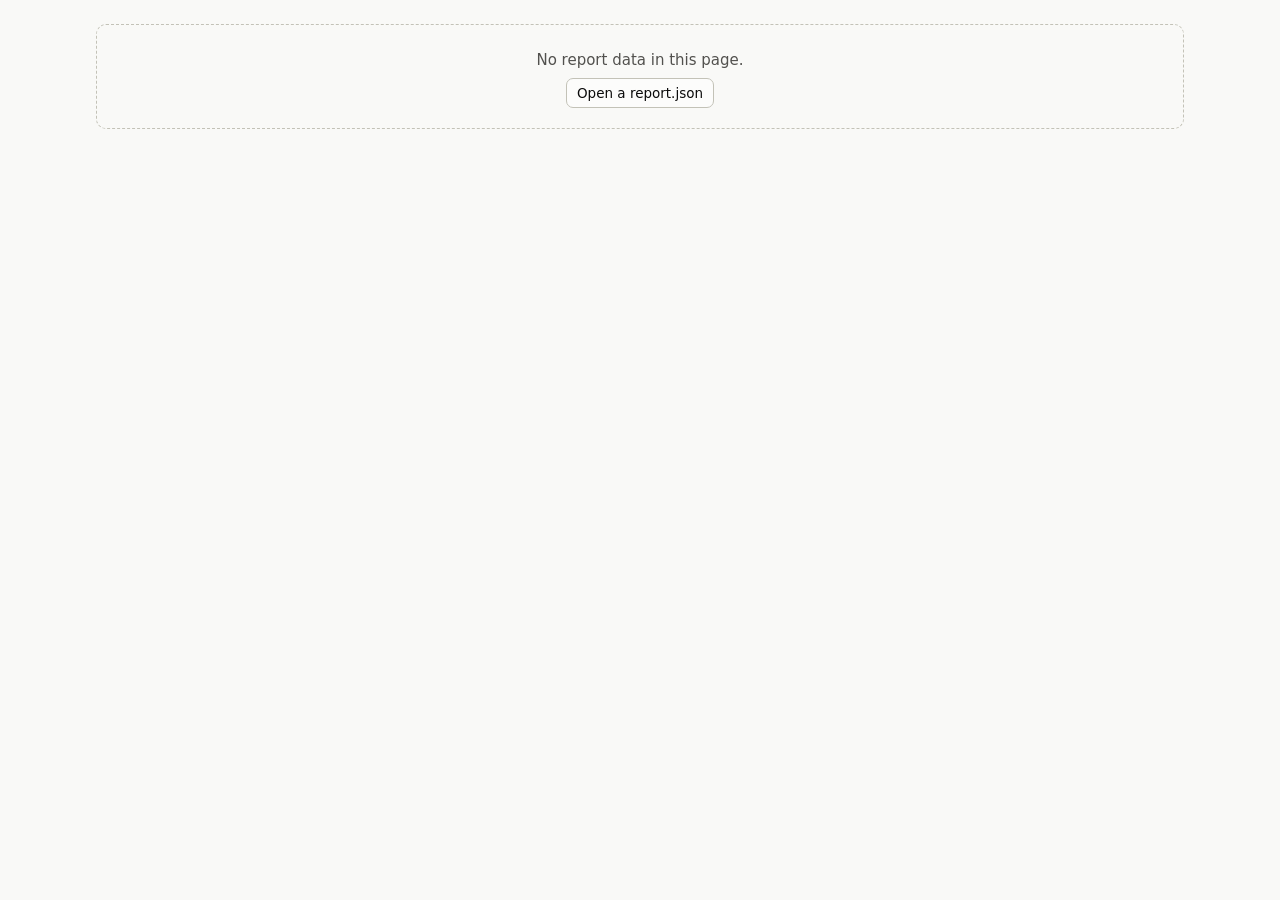
<file: evals/report_template.html>
<!doctype html>
<html lang="en">
<head>
<meta charset="utf-8">
<meta name="viewport" content="width=device-width, initial-scale=1">
<title>Agavai eval report</title>
<style>
:root {
  color-scheme: light;
  --page: #f9f9f7;
  --surface: #fcfcfb;
  --surface-2: #f3f2ee;
  --ink: #0b0b0b;
  --ink-2: #52514e;
  --muted: #898781;
  --grid: #e1e0d9;
  --axis: #c3c2b7;
  --ring: rgba(11, 11, 11, 0.10);
  --series-1: #2a78d6;
  --series-2: #eb6834;
  --good: #0ca30c;
  --good-text: #006300;
  --neutral: #b5b4ac;
  --critical: #d03b3b;
  --critical-text: #b42828;
  --warning: #fab219;
  --focus: #2a78d6;
}
@media (prefers-color-scheme: dark) {
  :root:not([data-theme="light"]) {
    color-scheme: dark;
    --page: #0d0d0d;
    --surface: #1a1a19;
    --surface-2: #232321;
    --ink: #ffffff;
    --ink-2: #c3c2b7;
    --muted: #898781;
    --grid: #2c2c2a;
    --axis: #383835;
    --ring: rgba(255, 255, 255, 0.10);
    --series-1: #3987e5;
    --series-2: #d95926;
    --good: #0ca30c;
    --good-text: #0ca30c;
    --neutral: #5b5a55;
    --critical: #d03b3b;
    --critical-text: #ef6b6b;
    --focus: #3987e5;
  }
}
:root[data-theme="dark"] {
  color-scheme: dark;
  --page: #0d0d0d;
  --surface: #1a1a19;
  --surface-2: #232321;
  --ink: #ffffff;
  --ink-2: #c3c2b7;
  --muted: #898781;
  --grid: #2c2c2a;
  --axis: #383835;
  --ring: rgba(255, 255, 255, 0.10);
  --series-1: #3987e5;
  --series-2: #d95926;
  --good: #0ca30c;
  --good-text: #0ca30c;
  --neutral: #5b5a55;
  --critical: #d03b3b;
  --critical-text: #ef6b6b;
  --focus: #3987e5;
}
* { box-sizing: border-box; }
html { -webkit-text-size-adjust: 100%; }
body {
  margin: 0;
  background: var(--page);
  color: var(--ink);
  font: 15px/1.5 system-ui, -apple-system, "Segoe UI", sans-serif;
}
main { max-width: 1120px; margin: 0 auto; padding: 24px 16px 64px; }
h1 { font-size: 26px; line-height: 1.2; margin: 0 0 4px; font-weight: 650; }
h2 { font-size: 19px; margin: 40px 0 6px; font-weight: 620; }
h3 { font-size: 15px; margin: 20px 0 6px; font-weight: 620; }
p { margin: 0 0 10px; }
.lede { color: var(--ink-2); max-width: 760px; }
.meta { color: var(--muted); font-size: 13px; }
.card { background: var(--surface); border: 1px solid var(--ring); border-radius: 10px; padding: 16px; }
.row { display: flex; gap: 12px; flex-wrap: wrap; align-items: center; }
.kpis { display: grid; grid-template-columns: repeat(auto-fit, minmax(190px, 1fr)); gap: 12px; margin-top: 20px; }
.kpi .label { color: var(--ink-2); font-size: 13px; }
.kpi .value { font-size: 40px; font-weight: 640; line-height: 1.1; margin: 4px 0; }
.kpi.hero .value { font-size: 56px; }
.kpi .sub { color: var(--muted); font-size: 13px; }
.chart { width: 100%; display: block; overflow: visible; }
.legend { display: flex; gap: 16px; flex-wrap: wrap; font-size: 13px; color: var(--ink-2); margin: 4px 0 8px; }
.legend .key { display: inline-flex; align-items: center; gap: 6px; }
.swatch { width: 12px; height: 12px; border-radius: 3px; display: inline-block; }
.status { display: inline-flex; align-items: center; gap: 5px; white-space: nowrap; font-weight: 560; }
.status .icon { width: 16px; height: 16px; border-radius: 50%; display: inline-grid; place-items: center; font-size: 11px; color: #fff; font-weight: 700; }
.status.done { color: var(--good-text); } .status.done .icon { background: var(--good); }
.status.honest { color: var(--ink-2); } .status.honest .icon { background: var(--neutral); color: var(--ink); }
.status.harmful { color: var(--critical-text); } .status.harmful .icon { background: var(--critical); }
.status.other { color: var(--muted); } .status.other .icon { background: var(--grid); color: var(--ink-2); }
.chip { display: inline-block; font-size: 11px; padding: 1px 7px; border-radius: 999px; border: 1px solid var(--ring); color: var(--ink-2); background: var(--surface-2); white-space: nowrap; }
.table-wrap { overflow-x: auto; -webkit-overflow-scrolling: touch; }
table { border-collapse: collapse; width: 100%; font-size: 13.5px; }
th, td { text-align: left; padding: 7px 8px; border-bottom: 1px solid var(--grid); vertical-align: top; }
th { color: var(--ink-2); font-weight: 600; font-size: 12.5px; white-space: nowrap; }
td.num, th.num { text-align: right; font-variant-numeric: tabular-nums; white-space: nowrap; }
tr.clickable { cursor: pointer; }
tr.clickable:hover td { background: var(--surface-2); }
tr.detail td { background: var(--surface-2); }
.quote { font-style: italic; }
.mono { font-family: ui-monospace, SFMono-Regular, Menlo, monospace; font-size: 12.5px; word-break: break-word; }
.turn { border-left: 2px solid var(--axis); padding: 4px 0 8px 12px; margin: 6px 0; }
.turn .who { color: var(--muted); font-size: 12px; text-transform: uppercase; letter-spacing: .04em; }
.filters { display: flex; gap: 10px; flex-wrap: wrap; align-items: center; margin: 8px 0 12px; }
select, input[type="search"], button, .file-label {
  font: inherit; font-size: 13.5px; color: var(--ink); background: var(--surface);
  border: 1px solid var(--axis); border-radius: 7px; padding: 6px 10px; max-width: 100%;
}
button, .file-label { cursor: pointer; }
button:focus-visible, select:focus-visible, input:focus-visible, tr.clickable:focus-visible { outline: 2px solid var(--focus); outline-offset: 1px; }
label.check { display: inline-flex; gap: 6px; align-items: center; font-size: 13.5px; }
.tooltip {
  position: fixed; pointer-events: none; z-index: 10; background: var(--surface); color: var(--ink);
  border: 1px solid var(--ring); border-radius: 8px; padding: 8px 10px; font-size: 13px; box-shadow: 0 4px 16px rgba(0,0,0,.12);
  max-width: 280px; display: none;
}
.tooltip .v { font-weight: 650; font-size: 15px; }
.tooltip .k { color: var(--ink-2); }
.tooltip .keyline { display: inline-block; width: 12px; height: 2px; vertical-align: middle; margin-right: 6px; }
.note { color: var(--ink-2); font-size: 13px; }
.drop { border: 1px dashed var(--axis); border-radius: 10px; padding: 24px; text-align: center; color: var(--ink-2); }
.grid-2 { display: grid; grid-template-columns: repeat(auto-fit, minmax(300px, 1fr)); gap: 12px; }
.area-head { margin: 18px 0 2px; font-weight: 620; display: flex; justify-content: space-between; gap: 8px; flex-wrap: wrap; }
.area-head .scores { color: var(--ink-2); font-weight: 500; font-size: 13px; }
.section-row { display: grid; grid-template-columns: minmax(120px, 190px) 1fr minmax(118px, auto); gap: 10px; align-items: center; padding: 5px 0; }
.section-row .name { font-size: 14px; }
.section-row .name button { all: unset; cursor: pointer; border-bottom: 1px dotted var(--axis); }
.section-row .name button:focus-visible { outline: 2px solid var(--focus); }
.section-row .figure { font-size: 13px; color: var(--ink-2); text-align: right; white-space: nowrap; }
.section-row .figure b { color: var(--ink); font-size: 14px; }
.bar-track { position: relative; height: 14px; }
.track { position: relative; height: 14px; background-image: linear-gradient(to right, var(--grid) 1px, transparent 1px); background-size: 25% 100%; background-repeat: repeat-x; border-right: 1px solid var(--grid); }
.track.plain { background-image: none; border-right: 0; }
.bar { position: absolute; left: 0; top: 1px; height: 12px; border-radius: 0 4px 4px 0; }
.stack { display: flex; gap: 2px; height: 12px; margin-top: 1px; }
.stack > div { height: 12px; min-width: 2px; }
.stack > div:last-child { border-radius: 0 4px 4px 0; }
.hit { cursor: default; }
.hit:hover, .hit:focus-visible { filter: brightness(1.15); outline: none; }
.budget { position: absolute; top: -3px; width: 2px; height: 20px; background: var(--ink); }
.area-row { display: grid; grid-template-columns: minmax(90px, 140px) 1fr 44px; gap: 10px; align-items: center; padding: 4px 0; }
.area-row .bars { display: grid; gap: 3px; }
.area-row .vals { font-size: 12.5px; color: var(--ink-2); line-height: 17px; text-align: right; font-variant-numeric: tabular-nums; }
.scale { display: grid; grid-template-columns: minmax(90px, 140px) 1fr 44px; gap: 10px; font-size: 11px; color: var(--muted); }
.scale .ticks { display: flex; justify-content: space-between; }
.speed-row { display: grid; grid-template-columns: minmax(130px, 220px) 1fr 70px; gap: 10px; align-items: center; padding: 6px 0; }
.speed-row .val { font-size: 12.5px; color: var(--ink-2); text-align: right; font-variant-numeric: tabular-nums; }
@media (max-width: 620px) {
  .speed-row { grid-template-columns: 1fr 70px; }
  .speed-row .track { grid-column: 1 / -1; grid-row: 2; }
}
@media (max-width: 620px) {
  .section-row { grid-template-columns: 1fr auto; }
  .section-row .bar-track { grid-column: 1 / -1; grid-row: 2; }
  .kpi.hero .value { font-size: 44px; }
}
@media (forced-colors: active) {
  .swatch, .status .icon { forced-color-adjust: none; }
}
</style>
</head>
<body>
<main id="app">
  <div class="drop" id="empty" hidden>
    <p>No report data in this page.</p>
    <label class="file-label">Open a report.json <input type="file" accept="application/json,.json" hidden data-open></label>
  </div>
</main>
<div class="tooltip" id="tooltip" role="tooltip"></div>
<script type="application/json" id="report-data">__REPORT_DATA__</script>
<script>
"use strict";
const OUTCOME = {
  done: { label: "Done", icon: "✓", cls: "done" },
  honest: { label: "Honest miss", icon: "–", cls: "honest" },
  harmful: { label: "Harmful miss", icon: "✕", cls: "harmful" },
  excluded: { label: "Excluded", icon: "·", cls: "other" },
  invalid: { label: "Invalid", icon: "!", cls: "other" },
  not_run: { label: "Not run", icon: "·", cls: "other" },
  unscored: { label: "Unscored", icon: "·", cls: "other" },
};

function el(tag, attrs = {}, ...children) {
  const node = document.createElement(tag);
  for (const [key, value] of Object.entries(attrs)) {
    if (value === undefined || value === null || value === false) continue;
    if (key === "class") node.className = value;
    else if (key === "text") node.textContent = value;
    else if (key.startsWith("on")) node.addEventListener(key.slice(2), value);
    else node.setAttribute(key, value === true ? "" : value);
  }
  for (const child of children.flat()) {
    if (child === null || child === undefined || child === false) continue;
    node.append(child instanceof Node ? child : document.createTextNode(String(child)));
  }
  return node;
}
const fmt = (v, digits = 0) => v === null || v === undefined ? "–" : Number(v).toFixed(digits);
const pct = v => v === null || v === undefined ? "–" : `${fmt(v, v % 1 ? 1 : 0)}`;
function statusBadge(outcome) {
  const o = OUTCOME[outcome] || OUTCOME.unscored;
  return el("span", { class: `status ${o.cls}` }, el("span", { class: "icon", "aria-hidden": "true", text: o.icon }), o.label);
}

const tip = document.getElementById("tooltip");
function showTip(event, rows) {
  tip.replaceChildren(...rows);
  tip.style.display = "block";
  const pad = 14;
  const box = tip.getBoundingClientRect();
  let x = event.clientX + pad, y = event.clientY + pad;
  if (x + box.width > innerWidth - 8) x = event.clientX - box.width - pad;
  if (y + box.height > innerHeight - 8) y = event.clientY - box.height - pad;
  tip.style.left = `${Math.max(8, x)}px`;
  tip.style.top = `${Math.max(8, y)}px`;
}
function hideTip() { tip.style.display = "none"; }
function hoverable(node, rows) {
  node.setAttribute("tabindex", "0");
  node.addEventListener("pointermove", e => showTip(e, rows()));
  node.addEventListener("pointerleave", hideTip);
  node.addEventListener("focus", () => {
    const r = node.getBoundingClientRect();
    showTip({ clientX: r.right, clientY: r.top }, rows());
  });
  node.addEventListener("blur", hideTip);
}

function header(data) {
  const fp = data.run.fingerprint || {};
  const model = (fp.model_path || "").split("/").pop();
  return el("header", {},
    el("h1", { text: "Agavai assistant eval" }),
    el("p", { class: "meta" },
      `Run ${data.run.id} · eval version ${data.eval_version} · ${model || "model unknown"} · llama-server ${fp.llama_server_build || "?"} · commit ${(fp.git_commit || "").slice(0, 7)}${fp.git_dirty ? " (uncommitted changes)" : ""} · router ${fp.router || "?"}`),
    el("p", { class: "lede" },
      "The assistant score counts everything a personal assistant should do, including capabilities Agavai has not built yet; a request it cannot serve is a miss. The shipped score counts only cases Agavai can attempt today. A harmful miss is a wrong change to the world, or a reply that claims something the world does not show."),
    el("div", { class: "row" },
      el("label", { class: "file-label" }, "Open another report.json", el("input", { type: "file", accept: "application/json,.json", hidden: true, "data-open": true })),
      el("button", { type: "button", onclick: () => cycleTheme(), text: "Theme" })));
}

function kpis(data) {
  const t = data.totals;
  const tile = (label, value, sub, hero) => el("div", { class: `card kpi${hero ? " hero" : ""}` },
    el("div", { class: "label", text: label }), el("div", { class: "value", text: value }), el("div", { class: "sub", text: sub }));
  return el("section", { class: "kpis", "aria-label": "Headline scores" },
    tile("Assistant score", pct(t.assistant.score), `Out of 100, all seven areas. Without measured sections: ${pct(t.assistant.without_measured)}`, true),
    tile("Shipped score", pct(t.shipped.score), `What Agavai can attempt today. Without measured sections: ${pct(t.shipped.without_measured)}`, true),
    tile("Harmful misses", String(t.harmful), `${t.harmful_shipped} in shipped cases. Every one is listed below.`),
    tile("Cases", `${t.cases_scored}`, `${t.cases_shipped} shipped, ${t.cases_scored - t.cases_shipped} need unbuilt capabilities; ${t.excluded} excluded, ${t.invalid} invalid`));
}

function areaChart(data) {
  const rows = data.areas.map(area => {
    const bars = el("div", { class: "bars" });
    const vals = el("div", { class: "vals" });
    [["score", "--series-1", "Assistant"], ["shipped_score", "--series-2", "Shipped"]].forEach(([key, color, label]) => {
      const value = area[key];
      const track = el("div", { class: "track hit" });
      if (value !== null) track.append(el("div", { class: "bar", style: `width:${value}%;background:var(${color})` }));
      hoverable(track, () => [el("div", { class: "v", text: value === null ? "no cases" : fmt(value, 1) }),
        el("div", { class: "k" }, el("span", { class: "keyline", style: `background:var(${color})` }), `${label} score · ${area.title}`)]);
      bars.append(track);
      vals.append(el("div", { text: value === null ? "–" : fmt(value, 0) }));
    });
    return el("div", { class: "area-row" }, el("div", { text: area.title }), bars, vals);
  });
  return el("div", { class: "card" },
    el("div", { class: "legend" },
      el("span", { class: "key" }, el("span", { class: "swatch", style: "background:var(--series-1)" }), "Assistant score (everything)"),
      el("span", { class: "key" }, el("span", { class: "swatch", style: "background:var(--series-2)" }), "Shipped score (what Agavai can attempt today)")),
    el("div", { class: "scale", "aria-hidden": "true" }, el("span"), el("div", { class: "ticks" }, ["0", "25", "50", "75", "100"].map(v => el("span", { text: v }))), el("span")),
    rows);
}

function stackedBar(section, shippedOnly) {
  const items = section.items.filter(i => ["done", "honest", "harmful"].includes(i.outcome) && (!shippedOnly || i.shipped));
  const n = items.length;
  const wrap = el("div", { class: "bar-track" });
  if (!n) {
    wrap.append(el("span", { class: "note", text: section.unscored_reason || "No cases" }));
    return wrap;
  }
  const counts = { done: 0, honest: 0, harmful: 0 };
  items.forEach(i => counts[i.outcome]++);
  const stack = el("div", { class: "stack", role: "img", "aria-label": `${section.title}: ${counts.done} done, ${counts.honest} honest misses, ${counts.harmful} harmful misses` });
  for (const [key, color] of [["done", "--good"], ["honest", "--neutral"], ["harmful", "--critical"]]) {
    if (!counts[key]) continue;
    const part = el("div", { class: "hit", style: `flex:${counts[key]} 0 0;background:var(${color})` });
    hoverable(part, () => [el("div", { class: "v", text: `${counts[key]} of ${n}` }), el("div", { class: "k", text: `${OUTCOME[key].label} · ${section.title}` })]);
    stack.append(part);
  }
  wrap.append(stack);
  return wrap;
}

function sectionsView(data, state) {
  const box = el("div", { class: "card" });
  const legend = el("div", { class: "legend" },
    ...["done", "honest", "harmful"].map(k => statusBadge(k)),
    el("label", { class: "check" }, el("input", { type: "checkbox", checked: state.shippedOnly, onchange: e => { state.shippedOnly = e.target.checked; rerender(); } }), "Shipped cases only"));
  box.append(legend);
  for (const area of data.areas) {
    box.append(el("div", { class: "area-head" }, el("span", { text: area.title }),
      el("span", { class: "scores", text: `assistant ${pct(area.score)} · shipped ${pct(area.shipped_score)}` })));
    for (const section of data.sections.filter(s => s.area === area.id)) {
      const score = state.shippedOnly ? section.shipped_score : section.score;
      const n = state.shippedOnly ? section.shipped_n : section.n;
      const se = state.shippedOnly ? section.shipped_se : section.se;
      const chips = [];
      if (section.kind !== "exact") chips.push(el("span", { class: "chip", text: section.kind }));
      if (section.n && !section.shipped_n) chips.push(el("span", { class: "chip", text: "not built" }));
      else if (section.not_built) chips.push(el("span", { class: "chip", text: `${section.not_built} not built` }));
      box.append(el("div", { class: "section-row" },
        el("div", { class: "name" }, el("button", { type: "button", text: section.title, onclick: () => { state.section = section.id; state.area = ""; state.outcome = ""; rerender(); document.getElementById("cases").scrollIntoView({ behavior: "smooth" }); } }), " ", ...chips),
        stackedBar(section, state.shippedOnly),
        el("div", { class: "figure" }, score === null ? el("span", { text: section.unscored_reason ? "unscored" : "–" }) : el("span", {}, el("b", { text: pct(score) }), ` · n ${n} · ±${fmt(se, 0)}`))));
    }
  }
  box.append(el("p", { class: "note" }, "Score is the share of cases done. ± is one standard error, clustered by intent; a difference smaller than about two of them is not a finding. Measured sections time a clock or sample the model and are not exact."));
  return box;
}

function harmfulView(data) {
  if (!data.harmful.length) return el("p", { class: "note", text: "No harmful misses in this run." });
  const rows = data.harmful.map(h => el("tr", {},
    el("td", {}, el("span", { class: "mono", text: h.id }), h.shipped ? null : el("div", {}, el("span", { class: "chip", text: "needs unbuilt capability" }))),
    el("td", { class: "quote", text: h.say || "" }),
    el("td", { text: h.reply || "" }),
    el("td", { text: h.reason })));
  return el("div", { class: "card table-wrap" }, el("table", {},
    el("thead", {}, el("tr", {}, el("th", { text: "Case" }), el("th", { text: "Said" }), el("th", { text: "Agavai replied" }), el("th", { text: "Why it is harmful" }))),
    el("tbody", {}, rows)));
}

function weakest(data) {
  const rows = data.sections.filter(s => s.shipped_n >= 5 && s.shipped_score !== null).sort((a, b) => a.shipped_score - b.shipped_score).slice(0, 5);
  return el("div", { class: "card" }, el("h3", { text: "Weakest shipped sections" }),
    el("div", { class: "table-wrap" }, el("table", {},
      el("thead", {}, el("tr", {}, el("th", { text: "Section" }), el("th", { class: "num", text: "Shipped score" }), el("th", { class: "num", text: "Cases" }), el("th", { class: "num", text: "Harmful" }))),
      el("tbody", {}, rows.map(s => el("tr", {}, el("td", { text: s.title }), el("td", { class: "num", text: pct(s.shipped_score) }), el("td", { class: "num", text: s.shipped_n }), el("td", { class: "num", text: s.items.filter(i => i.shipped && i.outcome === "harmful").length })))))));
}

function changeText(change) {
  const show = v => typeof v === "string" ? v : JSON.stringify(v);
  const before = show(change.before), after = show(change.after);
  return `${change.path}: ${before.length > 90 ? before.slice(0, 90) + "…" : before} → ${after.length > 140 ? after.slice(0, 140) + "…" : after}`;
}

function turnsView(item) {
  const box = el("div", {});
  if (item.note) box.append(el("p", { class: "note", text: item.note }));
  if (!item.turns || !item.turns.length) {
    box.append(el("p", { class: "note", text: item.reason || "" }));
    for (const key of ["transcript", "heard", "reply", "commits", "runs"]) {
      if (item[key] !== undefined) box.append(el("p", {}, el("span", { class: "who", text: `${key} ` }), el("span", { class: "mono", text: typeof item[key] === "string" ? item[key] : JSON.stringify(item[key]) })));
    }
    return box;
  }
  item.turns.forEach(turn => {
    const t = el("div", { class: "turn" });
    t.append(el("div", { class: "who", text: "Said" }), el("div", { class: "quote", text: turn.say || "(nothing)" }));
    if (turn.heard) t.append(el("div", { class: "who", text: "Heard" }), el("div", { class: "quote", text: turn.heard }));
    t.append(el("div", { class: "who", text: "Agavai replied" }), el("div", { text: turn.reply || "(no reply)" }));
    if (turn.grade) t.append(el("div", { style: "margin-top:4px" }, statusBadge(turn.grade.outcome), " ", el("span", { class: "note", text: turn.grade.reason })));
    if (turn.grade && turn.grade.failed && turn.grade.failed.length) t.append(el("div", { class: "note", text: `Unmet: ${turn.grade.failed.join("; ")}` }));
    t.append(el("div", { class: "who", text: "World changes" }), turn.changes.length
      ? el("ul", { class: "mono", style: "margin:2px 0;padding-left:18px" }, turn.changes.map(c => el("li", { text: changeText(c) })))
      : el("div", { class: "note", text: "none" }));
    if (turn.shown && turn.shown.length) t.append(el("div", { class: "who", text: "Canvas" }), el("div", { class: "note", text: turn.shown.slice(0, 8).join(" · ") }));
    const diag = [`${turn.model_calls} model calls`, `${fmt(turn.seconds, 1)} s`];
    if (turn.context) diag.push(`context: ${turn.context}`);
    if (turn.heads && turn.heads.length) diag.push(`tools offered: ${turn.heads.map(h => h.join("+") || "none").join(" → ")}`);
    t.append(el("div", { class: "note", text: diag.join(" · ") }));
    if (turn.tools && turn.tools.length) t.append(el("details", {}, el("summary", { class: "note", text: "Tool calls (diagnostic only; never graded)" }),
      el("ul", { class: "mono", style: "padding-left:18px" }, turn.tools.map(c => el("li", { text: `${c.name}(${c.arguments}) → ${c.result}` })))));
    if (turn.error) t.append(el("pre", { class: "mono", text: turn.error }));
    box.append(t);
  });
  return box;
}

function caseExplorer(data, state) {
  const sections = data.sections;
  const all = sections.flatMap(s => s.items.map(i => ({ ...i, sectionTitle: s.title, area: s.area })));
  const outcomes = ["", "done", "honest", "harmful", "excluded", "invalid", "not_run"];
  const filters = el("div", { class: "filters" },
    el("select", { "aria-label": "Area", onchange: e => { state.area = e.target.value; state.section = ""; rerender(); } },
      el("option", { value: "", text: "All areas" }), data.areas.map(a => el("option", { value: a.id, text: a.title, selected: state.area === a.id }))),
    el("select", { "aria-label": "Section", onchange: e => { state.section = e.target.value; rerender(); } },
      el("option", { value: "", text: "All sections" }), sections.filter(s => !state.area || s.area === state.area).map(s => el("option", { value: s.id, text: s.title, selected: state.section === s.id }))),
    el("select", { "aria-label": "Outcome", onchange: e => { state.outcome = e.target.value; rerender(); } },
      outcomes.map(o => el("option", { value: o, text: o ? OUTCOME[o].label : "All outcomes", selected: state.outcome === o }))),
    el("label", { class: "check" }, el("input", { type: "checkbox", checked: state.shippedOnly, onchange: e => { state.shippedOnly = e.target.checked; rerender(); } }), "Shipped only"),
    el("input", { type: "search", placeholder: "Search said, replied, reason", value: state.query, "aria-label": "Search cases",
      oninput: e => { state.query = e.target.value; renderRows(); } }));
  const tbody = el("tbody", {});
  const count = el("p", { class: "note" });
  function renderRows() {
    const q = state.query.trim().toLowerCase();
    const rows = all.filter(i => (!state.area || i.area === state.area) && (!state.section || i.section === state.section || sections.find(s => s.id === state.section)?.items.includes(i))
      && (!state.outcome || i.outcome === state.outcome) && (!state.shippedOnly || i.shipped)
      && (!q || JSON.stringify([i.id, i.says, i.reason, i.reply, i.transcript, (i.turns || []).map(t => t.reply)]).toLowerCase().includes(q)));
    count.textContent = `${rows.length} of ${all.length} items`;
    tbody.replaceChildren();
    rows.slice(0, 400).forEach(item => {
      const said = item.says ? item.says.join(" → ") : (item.text || item.heard || item.reply || "");
      const detail = el("tr", { class: "detail", hidden: true }, el("td", { colspan: 5 }));
      const row = el("tr", { class: "clickable", tabindex: 0, "aria-expanded": "false" },
        el("td", {}, el("span", { class: "mono", text: item.id })),
        el("td", { text: item.sectionTitle }),
        el("td", { class: "quote", text: said }),
        el("td", {}, statusBadge(item.outcome)),
        el("td", {}, el("span", { text: item.reason || "" }), item.needs && item.needs.length ? el("div", {}, item.needs.map(n => el("span", { class: "chip", text: `needs ${n}` }))) : null));
      const toggle = () => {
        const open = detail.hidden;
        detail.hidden = !open;
        row.setAttribute("aria-expanded", String(open));
        if (open && !detail.firstChild.firstChild) detail.firstChild.append(turnsView(item));
      };
      row.addEventListener("click", toggle);
      row.addEventListener("keydown", e => { if (e.key === "Enter" || e.key === " ") { e.preventDefault(); toggle(); } });
      tbody.append(row, detail);
    });
  }
  renderRows();
  return el("div", {}, filters, count, el("div", { class: "card table-wrap" }, el("table", {},
    el("thead", {}, el("tr", {}, el("th", { text: "Case" }), el("th", { text: "Section" }), el("th", { text: "Said" }), el("th", { text: "Outcome" }), el("th", { text: "Reason" }))),
    tbody)));
}

function speedChart(section) {
  const items = section.items.filter(i => i.budget !== undefined);
  if (!items.length) return el("p", { class: "note", text: "Speed was not measured in this run." });
  const labels = { first_words: "First words on screen", commit: "Turn committed after speech ends", desktop_changed: "Desktop changed (one tool)",
    reply_audio_no_tool: "Reply audio starts (no tool)", reply_audio_tool: "Reply audio starts (with a tool)", cancel_stops_audio: "Audio stops after cancel" };
  const never = i => i.median === null || i.median === undefined;
  const max = Math.ceil(Math.max(...items.flatMap(i => [i.budget, i.median ?? 0, ...(i.samples || []).filter(s => s !== null)])) * 1.05);
  const rows = items.map(item => {
    const track = el("div", { class: "track plain hit" },
      el("div", { class: "bar", style: `width:${never(item) ? 100 : Math.min(100, item.median / max * 100)}%;background:var(--series-1)` }),
      el("div", { class: "budget", style: `left:calc(${item.budget / max * 100}% - 1px)` }));
    hoverable(track, () => [el("div", { class: "v", text: never(item) ? "most samples never happened" : `${fmt(item.median, 2)} s median` }),
      el("div", { class: "k", text: `budget ${item.budget} s · samples ${(item.samples || []).map(s => s === null ? "never" : fmt(s, 2)).join(", ")}` })]);
    return el("div", { class: "speed-row" }, el("div", { text: labels[item.id] || item.id }), track, el("div", { class: "val", text: never(item) ? "never" : `${fmt(item.median, 2)} s` }));
  });
  return el("div", {},
    el("div", { class: "legend" }, el("span", { class: "key" }, el("span", { class: "swatch", style: "background:var(--series-1)" }), "Median time"),
      el("span", { class: "key" }, el("span", { style: "display:inline-block;width:2px;height:14px;background:var(--ink)" }), "Budget (proposed)"),
      el("span", { class: "key note", text: `scale 0 to ${max} s` })),
    rows,
    el("div", { class: "table-wrap" }, el("table", {},
      el("thead", {}, el("tr", {}, el("th", { text: "Checkpoint" }), el("th", { class: "num", text: "Median" }), el("th", { class: "num", text: "Budget" }), el("th", { text: "Outcome" }), el("th", { text: "How it was measured" }))),
      el("tbody", {}, items.map(i => el("tr", {}, el("td", { text: labels[i.id] || i.id }), el("td", { class: "num", text: never(i) ? "never" : `${fmt(i.median, 2)} s` }),
        el("td", { class: "num", text: `${i.budget} s` }), el("td", {}, statusBadge(i.outcome), i.marginal ? el("span", { class: "chip", text: "marginal" }) : null), el("td", { class: "note", text: i.basis || "" })))))));
}

function practicalView(data) {
  const find = id => data.sections.find(s => s.id === id);
  const reliability = find("reliability");
  const fp = data.footprint || {};
  const footprintRows = [["Model server memory", fp.llama_server_rss_mb, "MB"], ["Recognizer peak memory", fp.recognizer_peak_rss_mb, "MB"],
    ["Recognizer load time", fp.recognizer_load_s, "s"], ["Recognizer time per 160 ms step", fp.recognizer_step_mean_s, "s"],
    ["Speech engine peak memory", fp.speech_peak_rss_mb, "MB"]];
  return el("div", { class: "grid-2" },
    el("div", { class: "card", style: "grid-column:1/-1" }, el("h3", { text: "Speed" }), speedChart(find("speed"))),
    el("div", { class: "card" }, el("h3", { text: "Reliability: right in every one of five runs at product settings" }),
      reliability.items.length ? el("div", { class: "table-wrap" }, el("table", {}, el("tbody", {}, reliability.items.map(i => el("tr", {},
        el("td", {}, el("span", { class: "mono", text: i.id })), el("td", {}, statusBadge(i.outcome)), el("td", { class: "note", text: i.reason })))))) : el("p", { class: "note", text: "Not measured in this run." })),
    el("div", { class: "card" }, el("h3", { text: "Footprint (unscored)" }), el("p", { class: "note", text: fp.unscored || "Not measured in this run." }),
      el("table", {}, el("tbody", {}, footprintRows.map(([k, v, u]) => el("tr", {}, el("td", { text: k }), el("td", { class: "num", text: v === null || v === undefined ? "–" : `${v} ${u}` }))),
        el("tr", {}, el("td", { text: "Processor use while listening" }), el("td", { class: "num note", text: fp.listening_idle_cpu_note ? "not measured" : "–" }))))));
}

function voiceView(data) {
  const find = id => data.sections.find(s => s.id === id);
  const table = (items, cols) => items.length ? el("div", { class: "table-wrap" }, el("table", {},
    el("thead", {}, el("tr", {}, cols.map(([label]) => el("th", { text: label })))),
    el("tbody", {}, items.map(i => el("tr", {}, cols.map(([, get]) => { const v = get(i); return el("td", {}, v instanceof Node ? v : String(v ?? "")); })))))) : el("p", { class: "note", text: "Not run in this run." });
  return el("div", { class: "grid-2" },
    el("div", { class: "card", style: "grid-column:1/-1" }, el("h3", { text: "Hearing: did the recognizer keep the words that decide the action?" }),
      el("p", { class: "note", text: "Synthesized requests (Kokoro), several voices, with room tone, background noise, and faster speech. The transcript includes what pressing Enter would still commit." }),
      table(find("hearing").items, [["Clip", i => el("span", { class: "mono", text: i.id })], ["Said", i => i.text], ["Heard", i => i.transcript], ["", i => statusBadge(i.outcome)], ["Word errors", i => `${i.word_errors}/${i.words}`]])),
    el("div", { class: "card" }, el("h3", { text: "Turn taking: one commit per request" }),
      table(find("turn_taking").items, [["Clip", i => el("span", { class: "mono", text: i.id })], ["", i => statusBadge(i.outcome)], ["Why", i => i.reason]])),
    el("div", { class: "card" }, el("h3", { text: "Spoken tasks: audio in, right end state out" }),
      table(find("spoken_tasks").items, [["Case", i => el("span", { class: "mono", text: i.case })], ["Heard", i => i.heard], ["Committed by", i => i.committed_by], ["", i => statusBadge(i.outcome)]])),
    el("div", { class: "card", style: "grid-column:1/-1" }, el("h3", { text: "Speech output: do numbers and names survive being spoken?" }),
      table(find("speech_output").items, [["Reply", i => i.text], ["Heard back", i => i.transcript], ["", i => statusBadge(i.outcome)]])));
}

function diagnosticsView(data) {
  const box = el("div", { class: "grid-2" });
  for (const d of Object.values(data.diagnostics)) {
    box.append(el("div", { class: "card" }, el("h3", { text: d.title }), el("p", { class: "note", text: d.question }),
      el("div", { class: "kpi" }, el("div", { class: "value", text: pct(d.score) }), el("div", { class: "sub", text: `${d.n} checks · not in any total` })),
      d.misses.length ? el("details", {}, el("summary", { class: "note", text: `${d.misses.length} misses` }),
        el("ul", { class: "note" }, d.misses.map(m => el("li", { text: `“${m.say}” — ${m.expected ? `expected ${m.expected}, got ${m.got}` : `needed ${m.needed.join("+") || "none"}, offered ${m.offered.join("+") || "none"}`}` })))) : null));
  }
  const rules = Object.values(data.reply_rules);
  box.append(el("div", { class: "card" }, el("h3", { text: "Reply rules" }),
    el("p", { class: "note", text: "Every final reply against the rules in Agavai's system prompt. Proposed rules are reported, not counted." }),
    el("table", {}, el("tbody", {}, rules.map(r => el("tr", {}, el("td", {}, r.label, r.counted ? null : el("span", { class: "chip", text: "proposed" })),
      el("td", { class: "num", text: r.total ? `${fmt(100 * r.passed / r.total, 0)}%` : "–" }), el("td", { class: "num note", text: `${r.passed}/${r.total}` })))))));
  box.append(el("div", { class: "card" }, el("h3", { text: "Capabilities not built yet" }),
    el("p", { class: "note", text: "Cases that need these still run: a refusal is an honest miss, a false claim is a harmful one." }),
    el("table", {}, el("tbody", {}, data.capabilities.map(c => el("tr", {}, el("td", { class: "mono", text: c.id }), el("td", { class: "num", text: `${c.cases} cases` }), el("td", { text: c.built ? "built" : "not built" })))))));
  return box;
}

function runView(data) {
  const fp = data.run.fingerprint || {};
  const rows = Object.entries(fp).map(([k, v]) => el("tr", {}, el("td", { text: k }), el("td", { class: "mono", text: typeof v === "string" ? v : JSON.stringify(v) })));
  const canary = data.run.canary || {};
  return el("div", { class: "card table-wrap" },
    el("p", {}, statusBadge(canary.ok ? "done" : "harmful"), " ", el("span", { class: "note", text: canary.ok ? "Canary: three cases repeated exactly, so sampling was pinned." : `Canary failed: ${(canary.problems || []).join("; ")}` })),
    el("p", { class: "note", text: `Stages: ${Object.entries(data.run.stages).map(([k, v]) => `${k} ${v ? "ran" : "missing"}`).join(", ")}. Report generated ${data.generated}.` }),
    el("table", {}, el("tbody", {}, rows)));
}

let current = null;
const state = { shippedOnly: false, area: "", section: "", outcome: "", query: "" };
function rerender() { if (current) render(current); }
function render(data) {
  current = data;
  const app = document.getElementById("app");
  const scrollY = window.scrollY;
  app.replaceChildren(
    header(data), kpis(data),
    el("h2", { text: "Areas" }), areaChart(data),
    el("h2", { text: "Sections" }), sectionsView(data, state),
    el("h2", { text: "Harmful misses" }), el("p", { class: "lede", text: "Listed by name so an average cannot bury them." }), harmfulView(data),
    el("h2", { text: "Where to look first" }), weakest(data),
    el("h2", { text: "Practical" }), practicalView(data),
    el("h2", { text: "Voice" }), voiceView(data),
    el("h2", { text: "Diagnostics and reply rules" }), diagnosticsView(data),
    el("h2", { id: "cases", text: "Every case" }), el("p", { class: "lede", text: "Select a row to see what was said, what Agavai replied, how the world changed, and why it was graded so." }), caseExplorer(data, state),
    el("h2", { text: "Run" }), runView(data));
  bindOpeners();
  window.scrollTo(0, scrollY);
}

function bindOpeners() {
  document.querySelectorAll("input[data-open]").forEach(input => input.addEventListener("change", async () => {
    const file = input.files && input.files[0];
    if (!file) return;
    try { render(JSON.parse(await file.text())); } catch (error) { alert(`Could not read ${file.name}: ${error.message}`); }
  }));
}
function cycleTheme() {
  const root = document.documentElement;
  const next = root.dataset.theme === "dark" ? "light" : root.dataset.theme === "light" ? "" : (matchMedia("(prefers-color-scheme: dark)").matches ? "light" : "dark");
  if (next) root.dataset.theme = next; else delete root.dataset.theme;
}
document.addEventListener("dragover", e => e.preventDefault());
document.addEventListener("drop", async e => {
  e.preventDefault();
  const file = e.dataTransfer.files && e.dataTransfer.files[0];
  if (file) { try { render(JSON.parse(await file.text())); } catch (error) { alert(`Could not read ${file.name}: ${error.message}`); } }
});

const raw = document.getElementById("report-data").textContent.trim();
if (raw && raw !== "__REPORT_DATA__") render(JSON.parse(raw));
else { document.getElementById("empty").hidden = false; bindOpeners(); }
</script>
</body>
</html>
</file>
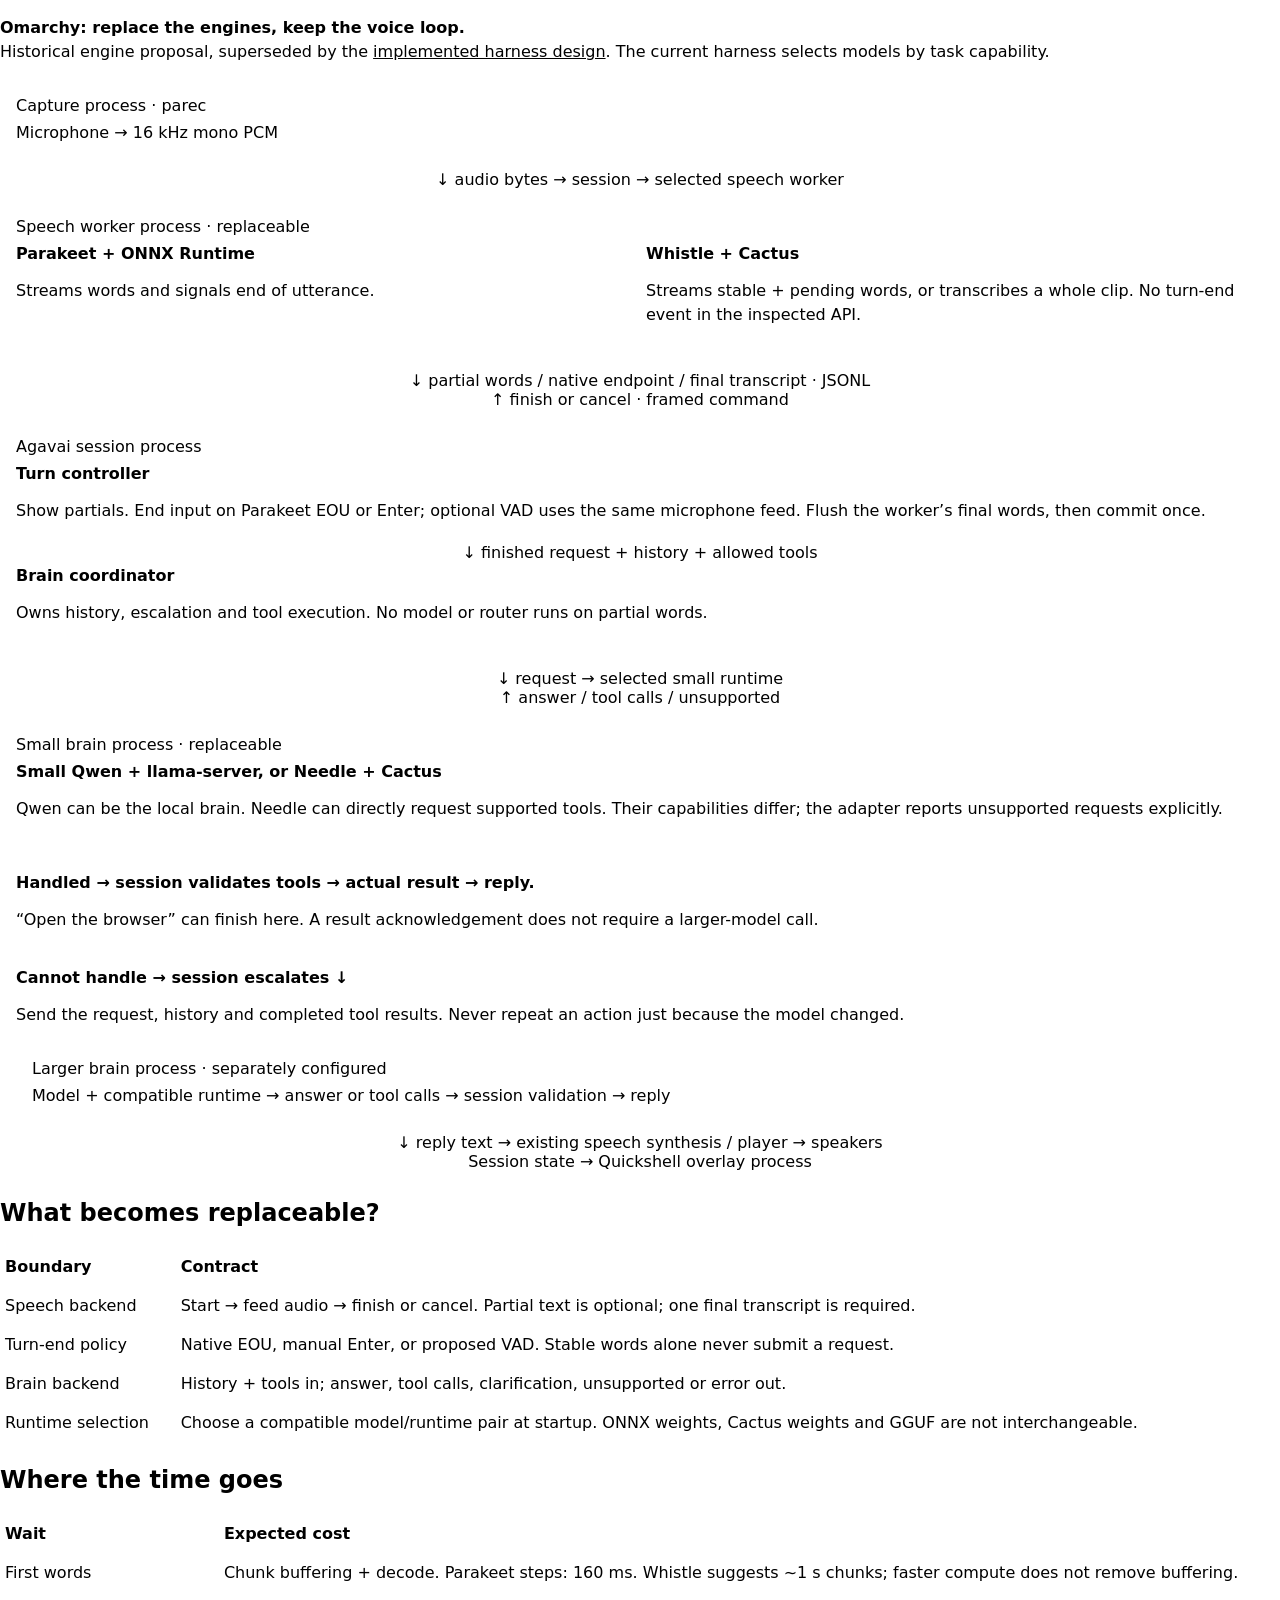
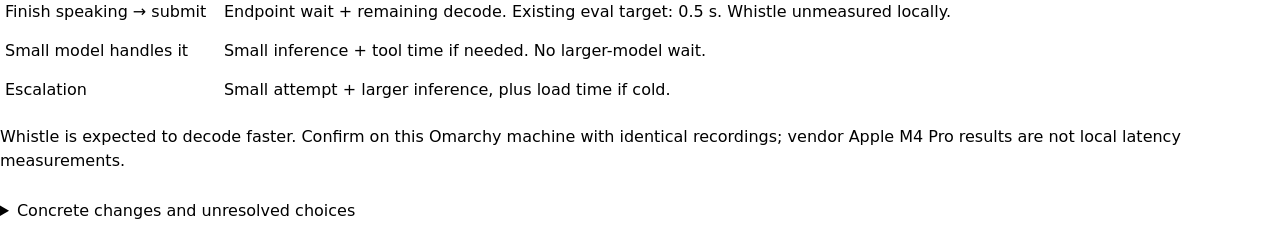
<file: docs/architecture-design/model-engines.html>
<!doctype html>
<html lang="en"><head><meta charset="utf-8"><meta name="viewport" content="width=device-width, initial-scale=1"><title>Replaceable engines on Omarchy</title>
<style>
*{box-sizing:border-box}body{margin:0;color:var(--foreground);font-family:var(--font-sans,system-ui);background:transparent}main{padding-bottom:16px}h2{margin-top:24px}p{line-height:1.5}.flow{display:grid;gap:8px}.process{border:1px solid var(--border);padding:16px;border-radius:var(--radius,8px)}.label{display:block;color:var(--muted-foreground);margin-bottom:8px}.arrow{text-align:center;padding:4px;overflow-wrap:anywhere}.options{display:grid;grid-template-columns:1fr 1fr;gap:12px}.branch{border-left:2px solid var(--border);padding-left:16px;margin-top:12px}table{width:100%;border-collapse:collapse}th,td{text-align:left;vertical-align:top;border-bottom:1px solid var(--border);padding:10px 5px}summary{padding:12px 0}code{overflow-wrap:anywhere}a{color:inherit}@media(max-width:500px){.options{grid-template-columns:1fr}}
</style></head><body><main>
<p><strong>Omarchy: replace the engines, keep the voice loop.</strong><br>Historical engine proposal, superseded by the <a href="../voice-agent-harness.md">implemented harness design</a>. The current harness selects models by task capability.</p>
<div class="flow" aria-label="Processes and data flow on one Omarchy machine">
<div class="process"><span class="label">Capture process · parec</span>Microphone → 16 kHz mono PCM</div>
<div class="arrow">↓ audio bytes → session → selected speech worker</div>
<div class="process"><span class="label">Speech worker process · replaceable</span><div class="options"><div><strong>Parakeet + ONNX Runtime</strong><p>Streams words and signals end of utterance.</p></div><div><strong>Whistle + Cactus</strong><p>Streams stable + pending words, or transcribes a whole clip. No turn-end event in the inspected API.</p></div></div></div>
<div class="arrow">↓ partial words / native endpoint / final transcript · JSONL<br>↑ finish or cancel · framed command</div>
<div class="process"><span class="label">Agavai session process</span><strong>Turn controller</strong><p>Show partials. End input on Parakeet EOU or Enter; optional VAD uses the same microphone feed. Flush the worker’s final words, then commit once.</p><div class="arrow">↓ finished request + history + allowed tools</div><strong>Brain coordinator</strong><p>Owns history, escalation and tool execution. No model or router runs on partial words.</p></div>
<div class="arrow">↓ request → selected small runtime<br>↑ answer / tool calls / unsupported</div>
<div class="process"><span class="label">Small brain process · replaceable</span><strong>Small Qwen + llama-server, or Needle + Cactus</strong><p>Qwen can be the local brain. Needle can directly request supported tools. Their capabilities differ; the adapter reports unsupported requests explicitly.</p></div>
<div class="branch"><strong>Handled → session validates tools → actual result → reply.</strong><p>“Open the browser” can finish here. A result acknowledgement does not require a larger-model call.</p></div>
<div class="branch"><strong>Cannot handle → session escalates ↓</strong><p>Send the request, history and completed tool results. Never repeat an action just because the model changed.</p><div class="process"><span class="label">Larger brain process · separately configured</span>Model + compatible runtime → answer or tool calls → session validation → reply</div></div>
<div class="arrow">↓ reply text → existing speech synthesis / player → speakers<br>Session state → Quickshell overlay process</div>
</div>
<h2>What becomes replaceable?</h2>
<table><thead><tr><th>Boundary</th><th>Contract</th></tr></thead><tbody>
<tr><td>Speech backend</td><td>Start → feed audio → finish or cancel. Partial text is optional; one final transcript is required.</td></tr>
<tr><td>Turn-end policy</td><td>Native EOU, manual Enter, or proposed VAD. Stable words alone never submit a request.</td></tr>
<tr><td>Brain backend</td><td>History + tools in; answer, tool calls, clarification, unsupported or error out.</td></tr>
<tr><td>Runtime selection</td><td>Choose a compatible model/runtime pair at startup. ONNX weights, Cactus weights and GGUF are not interchangeable.</td></tr>
</tbody></table>
<h2>Where the time goes</h2>
<table><thead><tr><th>Wait</th><th>Expected cost</th></tr></thead><tbody>
<tr><td>First words</td><td>Chunk buffering + decode. Parakeet steps: 160 ms. Whistle suggests ~1 s chunks; faster compute does not remove buffering.</td></tr>
<tr><td>Finish speaking → submit</td><td>Endpoint wait + remaining decode. Existing eval target: 0.5 s. Whistle unmeasured locally.</td></tr>
<tr><td>Small model handles it</td><td>Small inference + tool time if needed. No larger-model wait.</td></tr>
<tr><td>Escalation</td><td>Small attempt + larger inference, plus load time if cold.</td></tr>
</tbody></table>
<p>Whistle is expected to decode faster. Confirm on this Omarchy machine with identical recordings; vendor Apple M4 Pro results are not local latency measurements.</p>
<details><summary>Concrete changes and unresolved choices</summary><ul>
<li>Split capture/turn control from the Parakeet-specific worker. Give finish and cancel distinct commands.</li>
<li>Add Whistle streaming and batch adapters; keep workers warm and reject incompatible configuration at startup.</li>
<li>Wrap existing llama calls and add a Needle adapter. Remove mandatory Qwen calls before the small attempt.</li>
<li>Run live and replay evaluations through the same adapters; record engine, weights, endpoint policy and hardware.</li>
<li>Start Whistle with Enter-to-submit. Automatic VAD needs pause/cutoff evaluation and a deliberate update to the current native-EOU-only specification.</li>
<li>Exact small/large model assignments and acceptance rules for general answers remain to be selected.</li>
</ul><p><a href="../model-engines.md">Full design, failure handling and sources</a> · Whistle API verified in cactus-needle 3.2.8.</p></details>
</main></body></html>
</file>
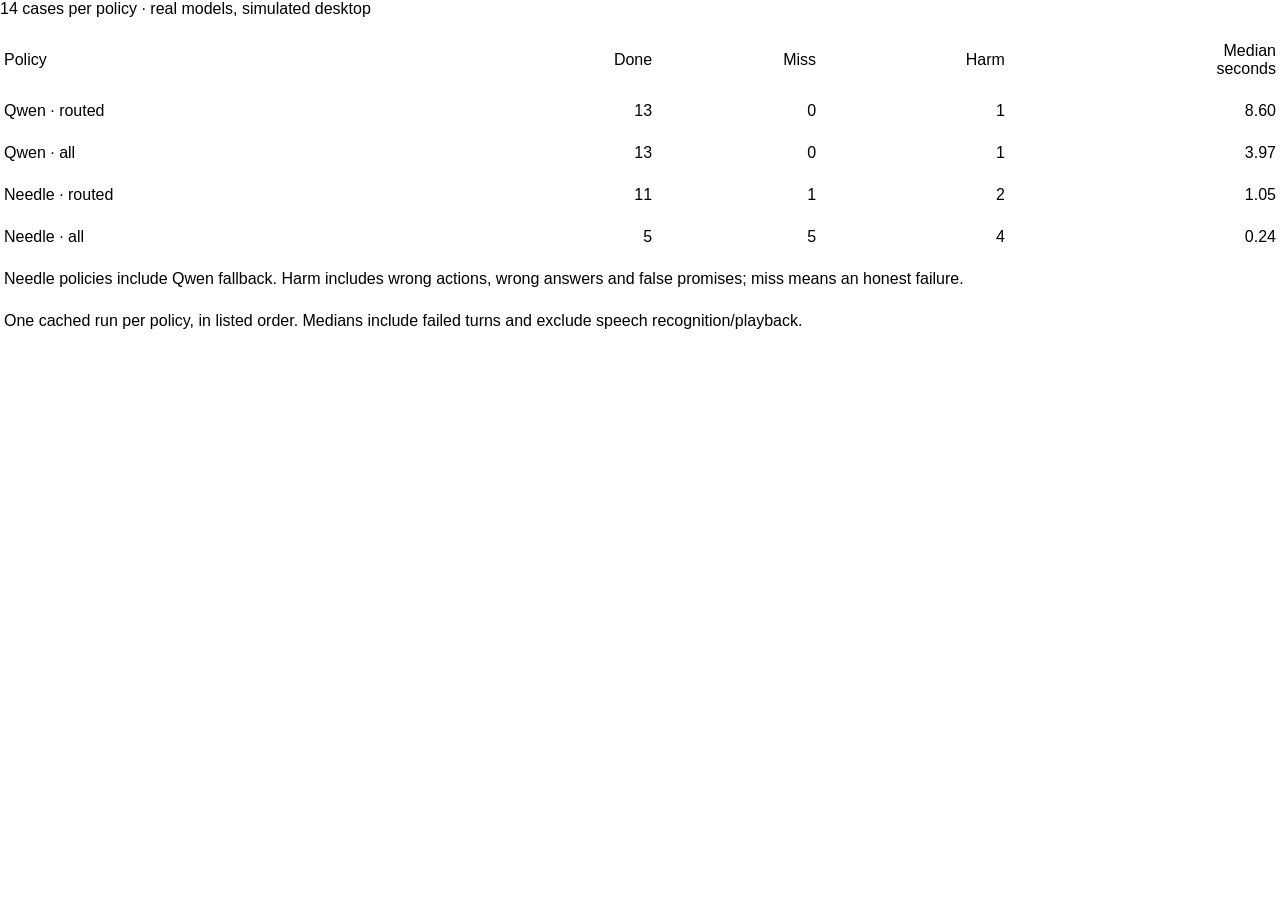
<file: evals/results/20261025-brain-comparison-cached/brain-comparison.html>
<!doctype html>
<html lang="en">
<head>
<meta charset="utf-8">
<meta name="viewport" content="width=device-width, initial-scale=1">
<title>Qwen and Needle comparison</title>
<style>
body{margin:0;color:var(--foreground);font-family:var(--font-sans, sans-serif)}
table{width:100%;border-collapse:collapse;font-variant-numeric:tabular-nums}
caption{text-align:left;padding-bottom:12px;font-weight:500}
th,td{padding:12px 4px;border-bottom:1px solid var(--border);text-align:right;font-weight:400}
thead th{color:var(--muted-foreground)}
th:first-child{text-align:left;max-width:150px}
tfoot td{text-align:left;color:var(--muted-foreground);border:0}
.harm{color:var(--destructive)}
@media(max-width:400px){th,td{padding:10px 3px}th:first-child{max-width:94px}}
</style>
</head>
<body>
<table aria-label="Single-run comparison of 14 cases per policy">
<caption>14 cases per policy · real models, simulated desktop</caption>
<thead><tr><th scope="col">Policy</th><th scope="col">Done</th><th scope="col">Miss</th><th scope="col">Harm</th><th scope="col">Median<br>seconds</th></tr></thead>
<tbody>
<tr><th scope="row">Qwen · routed</th><td>13</td><td>0</td><td class="harm">1</td><td>8.60</td></tr>
<tr><th scope="row">Qwen · all</th><td>13</td><td>0</td><td class="harm">1</td><td>3.97</td></tr>
<tr><th scope="row">Needle · routed</th><td>11</td><td>1</td><td class="harm">2</td><td>1.05</td></tr>
<tr><th scope="row">Needle · all</th><td>5</td><td>5</td><td class="harm">4</td><td>0.24</td></tr>
</tbody>
<tfoot>
<tr><td colspan="5">Needle policies include Qwen fallback. Harm includes wrong actions, wrong answers and false promises; miss means an honest failure.</td></tr>
<tr><td colspan="5">One cached run per policy, in listed order. Medians include failed turns and exclude speech recognition/playback.</td></tr>
</tfoot>
</table>
</body>
</html>
</file>
<file: docs/architecture-design/architecture.css>
:root {
  color-scheme: light;
  --paper: #fbfbf8;
  --surface: #f0f4f2;
  --ink: #21332e;
  --muted: #52645e;
  --border: #c7d3cc;
  --accent: #276a4b;
  --remote: #985420;
  --box: #fff;
  font: 16px/1.65 system-ui, -apple-system, "Segoe UI", sans-serif;
}
* { box-sizing: border-box; }
body { margin: 0; color: var(--ink); background: var(--paper); }
header, main, footer { max-width: 1120px; margin: auto; padding: 0 28px; }
header { padding-top: 48px; }
h1 { font-size: clamp(32px, 4vw, 48px); font-weight: 500; line-height: 1.15; letter-spacing: -1.3px; margin: 12px 0 20px; }
h2 { font-size: 26px; font-weight: 500; line-height: 1.3; letter-spacing: -.4px; margin: 0 0 16px; }
h3 { font-size: 19px; font-weight: 500; margin: 26px 0 12px; }
h4 { font-size: 15px; font-weight: 500; margin: 0 0 12px; }
p { margin: 0 0 18px; max-width: 940px; }
strong, b { font-weight: 600; }
a { color: var(--accent); text-underline-offset: 3px; }
.lead { max-width: 860px; font-size: 20px; line-height: 1.6; }
.eyebrow { font-size: 11px; letter-spacing: 1.6px; text-transform: uppercase; color: var(--accent); margin-bottom: 10px; }
.document-meta, .caption, figcaption { color: var(--muted); font-size: 13px; }
nav { display: flex; flex-wrap: wrap; gap: 12px 24px; padding: 20px 0; border-block: 1px solid var(--border); font-size: 13px; margin-top: 28px; }
nav a { text-decoration: none; }
section { padding: 38px 0; border-bottom: 1px solid var(--border); scroll-margin-top: 20px; }
.requirements { padding-bottom: 28px; }
.requirements h2 { font-size: 20px; }
ul, ol { padding-left: 23px; }
li { margin-bottom: 10px; }
code, pre { font: 13px/1.6 ui-monospace, SFMono-Regular, Consolas, monospace; }
code { overflow-wrap: anywhere; color: var(--accent); }
pre { background: var(--surface); padding: 18px; border-radius: 5px; overflow-x: auto; }
pre code { color: var(--ink); }
button, select { font: inherit; color: inherit; border: 1px solid var(--border); border-radius: 5px; background: var(--box); padding: 7px 12px; }
button, summary { cursor: pointer; }
button:disabled { opacity: .4; cursor: default; }
button:focus-visible, select:focus-visible, a:focus-visible, summary:focus-visible { outline: 2px solid var(--accent); outline-offset: 3px; }
button:hover { border-color: var(--accent); }
figure { margin: 26px 0 22px; }
figcaption { margin-bottom: 12px; }
.diagram-scroll { overflow-x: auto; border: 1px solid var(--border); border-radius: 5px; background: var(--surface); }
.diagram { position: relative; width: 1040px; margin: auto; }
.diagram svg { position: absolute; inset: 0; width: 100%; height: 100%; }
.node { position: absolute; width: 208px; height: 92px; display: flex; flex-direction: column; justify-content: center; align-items: flex-start; text-align: left; gap: 5px; padding: 12px 14px; background: var(--box); z-index: 2; }
.node strong { font-size: 15px; line-height: 1.35; font-weight: 600; }
.node small { font-size: 12px; color: var(--muted); line-height: 1.35; }
.node .kind { text-transform: uppercase; color: var(--accent); letter-spacing: .4px; font-size: 10px; }
.node.remote .kind { color: var(--remote); }
.node[aria-pressed="true"], .node.trace { border: 2px solid var(--accent); background: color-mix(in srgb, var(--accent) 7%, var(--box)); }
.wire { fill: none; stroke: var(--accent); stroke-width: 1.5; }
.wire.remote { stroke: var(--remote); stroke-dasharray: 5 4; }
.wire-hit { fill: none; stroke: transparent; stroke-width: 20px; cursor: pointer; }
.edge { position: absolute; transform: translate(-50%, -50%); z-index: 3; padding: 2px 6px; font: 11px/1.6 ui-monospace, monospace; background: var(--surface); white-space: nowrap; }
.edge[aria-pressed="true"] { border-color: var(--accent); background: var(--box); }
.group { position: absolute; border: 1px dashed var(--border); border-radius: 5px; pointer-events: none; }
.group span { position: absolute; top: 8px; left: 12px; color: var(--muted); font-size: 12px; background: var(--surface); padding-right: 8px; }
.group.remote { border-color: var(--remote); }
.group.remote span { color: var(--remote); }
.diagram-note { position: absolute; color: var(--muted); font-size: 12px; line-height: 1.55; max-width: 215px; }
.invariant { padding-left: 18px; border-left: 3px solid var(--accent); }
details { padding: 12px 0; }
summary { font-size: 14px; color: var(--accent); }
details p { margin-top: 16px; font-size: 14px; }
.table-scroll { overflow-x: auto; }
table { border-collapse: collapse; width: 100%; margin: 12px 0 20px; font-size: 14px; }
th, td { text-align: left; vertical-align: top; border-bottom: 1px solid var(--border); padding: 14px 22px 14px 0; }
th { font-size: 12px; color: var(--muted); font-weight: 500; }
td:first-child { min-width: 170px; font-weight: 500; }
.state-line { display: flex; flex-wrap: wrap; align-items: center; gap: 12px; margin: 22px 0 16px; font-size: 13px; }
.state-line span { background: var(--surface); padding: 7px 12px; border-radius: 4px; }
.state-line b { color: var(--accent); }
.algorithm-layout { display: grid; grid-template-columns: 1.25fr 1fr; gap: 28px; align-items: start; }
.algorithm-list { margin: 0; }
.algorithm-list li { padding-left: 8px; margin-bottom: 22px; font-size: 15px; }
.pseudocode { margin-top: 0; }
.walkthrough { border-block: 1px solid var(--border); margin: 28px 0; padding: 0 0 24px; }
.walkthrough-heading { display: flex; flex-wrap: wrap; justify-content: space-between; align-items: baseline; gap: 10px; }
.walkthrough-heading h3 { max-width: 490px; }
.walkthrough-heading label { font-size: 12px; color: var(--muted); }
select { font-size: 13px; max-width: 100%; margin-left: 8px; }
.walkthrough-controls { display: flex; align-items: center; justify-content: space-between; gap: 12px; margin: 12px 0; font-size: 13px; }
#step-count { color: var(--muted); }
.step-list { list-style: none; display: flex; gap: 5px; overflow-x: auto; padding: 0 0 8px; margin: 12px 0 18px; }
.step-list li { margin: 0; flex: 1; }
.step-list button { font-size: 11px; white-space: nowrap; padding: 6px 10px; width: 100%; }
.step-list button[aria-current="step"] { background: var(--accent); color: var(--box); border-color: var(--accent); }
#step-detail h4 { font-size: 20px; margin: 0 0 10px; }
#step-detail .transition { font: 12px/1.6 ui-monospace, monospace; color: var(--accent); }
#step-detail p { margin: 8px 0; }
.step-data { display: grid; grid-template-columns: 1fr 1fr; gap: 22px; font-size: 14px; }
.step-data dt { font-size: 11px; color: var(--muted); text-transform: uppercase; letter-spacing: .7px; }
.step-data dd { margin: 4px 0 0; }
.representation-grid { display: grid; grid-template-columns: 1fr 1fr; gap: 28px; }
.representation-grid article { min-width: 0; }
.representation-grid pre { font-size: 12px; white-space: pre-wrap; overflow-wrap: anywhere; }
.representation-grid p { font-size: 14px; }
.marker-grid { display: grid; grid-template-columns: 1fr 1fr 1fr; gap: 24px; font-size: 14px; }
.marker-grid p { border-top: 2px solid var(--border); padding-top: 12px; }
.contract { position: relative; padding: 22px; background: var(--box); border: 1px solid var(--border); border-top: 0; font-size: 14px; }
.contract h3 { margin: 0 36px 10px 0; }
.contract dl { display: grid; grid-template-columns: 140px 1fr; gap: 10px 20px; margin: 0; }
.contract dt { color: var(--muted); font-size: 12px; }
.contract dd { margin: 0; }
.contract .close-contract { position: absolute; top: 12px; right: 12px; font-size: 14px; }
.contract pre { margin: 12px 0 0; font-size: 12px; white-space: pre-wrap; overflow-wrap: anywhere; }
.contract .sources { font-size: 12px; margin: 16px 0 0; display: flex; gap: 8px 16px; flex-wrap: wrap; }
#tooltip { position: fixed; width: min(340px, calc(100vw - 24px)); background: var(--box); color: var(--ink); border: 1px solid var(--accent); border-radius: 5px; padding: 14px 16px; box-shadow: 0 6px 22px #0002; z-index: 20; pointer-events: none; font-size: 13px; line-height: 1.55; }
#tooltip strong { display: block; font-size: 15px; margin-bottom: 7px; }
#tooltip p { margin: 6px 0 0; }
#tooltip b { color: var(--accent); }
[hidden] { display: none !important; }
.source-list { list-style: none; padding: 0; font-size: 14px; }
footer { padding-top: 24px; padding-bottom: 32px; font-size: 13px; color: var(--muted); }
.skip { position: absolute; top: -100px; left: 20px; padding: 10px; background: var(--box); z-index: 30; }
.skip:focus { top: 10px; }
.sr-only { position: absolute; width: 1px; height: 1px; overflow: hidden; clip: rect(0,0,0,0); white-space: nowrap; }
@media (max-width: 760px) {
  header, main, footer { padding-left: 18px; padding-right: 18px; }
  header { padding-top: 30px; }
  section { padding-top: 28px; padding-bottom: 28px; }
  h2 { font-size: 23px; }
  .algorithm-layout, .representation-grid, .marker-grid, .step-data { grid-template-columns: 1fr; gap: 12px; }
  .contract dl { display: block; }
  .contract dt { margin: 12px 0 3px; }
  .node { min-height: 44px; }
  .step-list li { flex: 0 0 auto; }
  .edge { min-height: 34px; }
  select { margin-left: 0; }
  .lead { font-size: 18px; }
  td { min-width: 190px; }
}
@media (prefers-color-scheme: dark) {
  :root { color-scheme: dark; --paper: #131b19; --surface: #1c2923; --ink: #e1e9e4; --muted: #adbbb2; --border: #41534a; --accent: #a2d6b5; --remote: #e9b887; --box: #23342a; }
  .step-list button[aria-current="step"] { color: var(--paper); }
}
@media (prefers-reduced-motion: reduce) { * { scroll-behavior: auto !important; } }
@media print {
  nav, .walkthrough-controls, .step-list, #tooltip { display: none; }
  header, main, footer { padding: 0; }
  .diagram-scroll { overflow: visible; zoom: .65; }
  .algorithm-layout, .representation-grid { display: block; }
  section { break-inside: auto; }
}
</file>
